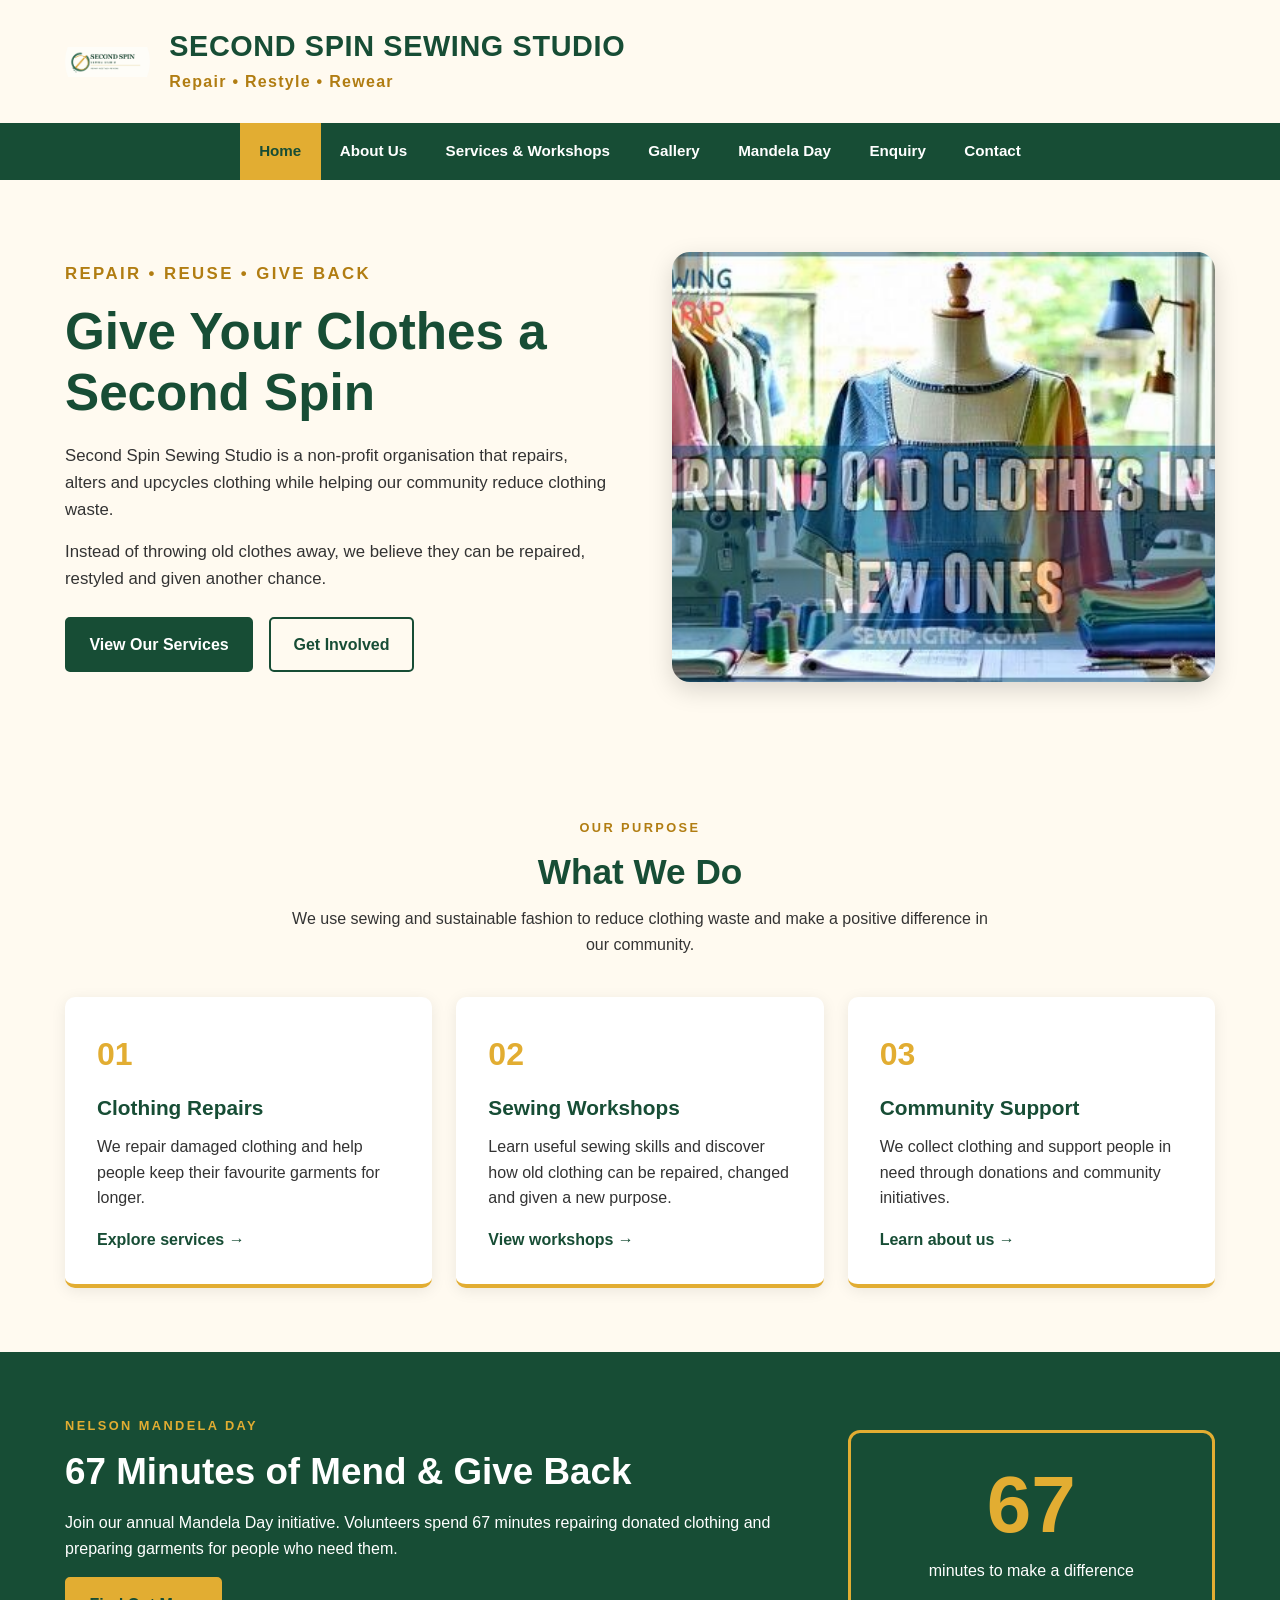
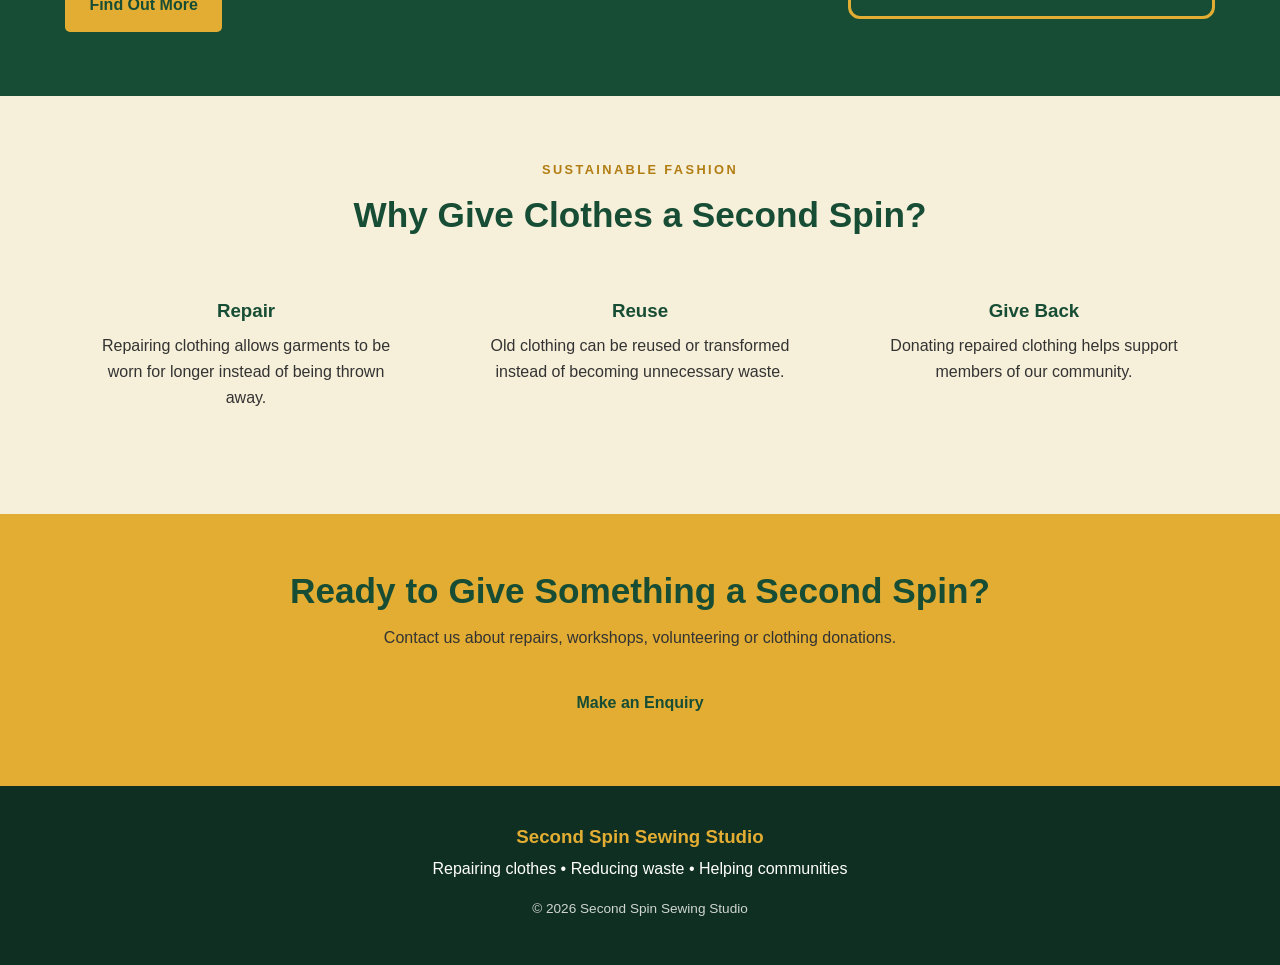
<file: index.html>
<!DOCTYPE html>
<html lang="en">


<head>
    <meta charset="UTF-8">
    <meta name="viewport" content="width=device-width, initial-scale=1.0">
    <title>Second Spin Sewing Studio | Sustainable Fashion</title>
    <meta name="description" content="Discover sustainable fashion, clothing repairs, alterations and upcycling at Second Spin Sewing Studio.">

    <link rel="stylesheet" href="styles.css">
</head>


<body>

    <header class="site-header">
        <div class="container header-content">

            <img src="IMAGES/logo.jpg.jpg"
                 alt="Second Spin Sewing Studio logo"
                 class="logo">

            <div>
                <h1 class="studio-name">SECOND SPIN SEWING STUDIO</h1>
                <p class="tagline">Repair • Restyle • Rewear</p>
            </div>

        </div>
    </header>


    <nav class="main-nav">
        <div class="container">
            <ul>
                <li><a href="index.html" class="active">Home</a></li>
                <li><a href="about.html">About Us</a></li>
                <li><a href="services.html">Services &amp; Workshops</a></li>
                <li><a href="gallery.html">Gallery</a></li>
                <li><a href="mandela-day.html">Mandela Day</a></li>
                <li><a href="enquiry.html">Enquiry</a></li>
                <li><a href="contact.html">Contact</a></li>
            </ul>
        </div>
    </nav>


    <main>

        <!-- HERO SECTION -->
        <section class="hero">

            <div class="container hero-layout">

                <div class="hero-text">

                    <p class="small-heading">REPAIR • REUSE • GIVE BACK</p>

                    <h2>Give Your Clothes a Second Spin</h2>

                    <p>
                        Second Spin Sewing Studio is a non-profit organisation
                        that repairs, alters and upcycles clothing while helping
                        our community reduce clothing waste.
                    </p>

                    <p>
                        Instead of throwing old clothes away, we believe they
                        can be repaired, restyled and given another chance.
                    </p>

                    <div class="hero-buttons">
                        <a href="services.html" class="button">
                            View Our Services
                        </a>

                        <a href="mandela-day.html"
                           class="button button-outline">
                            Get Involved
                        </a>
                    </div>

                </div>


                <div class="hero-image">

                    <picture>

                        <source media="(max-width: 480px)"
                                srcset="IMAGES/index.jpg">

                        <source media="(max-width: 768px)"
                                srcset="IMAGES/index.jpg">

                        <img src="IMAGES/index.jpg"
                             srcset="IMAGES/index.jpg 800w"
                             sizes="(max-width: 480px) 92vw,
                                    (max-width: 768px) 90vw,
                                    45vw"
                             alt="Sewing and upcycling clothing">

                    </picture>

                </div>

            </div>

        </section>


        <!-- WHAT WE DO -->
        <section class="section">

            <div class="container">

                <div class="section-title">
                    <p class="small-heading">OUR PURPOSE</p>
                    <h2>What We Do</h2>

                    <p>
                        We use sewing and sustainable fashion to reduce
                        clothing waste and make a positive difference
                        in our community.
                    </p>
                </div>


                <div class="card-grid">

                    <article class="card">
                        <div class="card-number">01</div>

                        <h3>Clothing Repairs</h3>

                        <p>
                            We repair damaged clothing and help people
                            keep their favourite garments for longer.
                        </p>

                        <a href="services.html" class="text-link">
                            Explore services →
                        </a>
                    </article>


                    <article class="card">
                        <div class="card-number">02</div>

                        <h3>Sewing Workshops</h3>

                        <p>
                            Learn useful sewing skills and discover how
                            old clothing can be repaired, changed and
                            given a new purpose.
                        </p>

                        <a href="services.html" class="text-link">
                            View workshops →
                        </a>
                    </article>


                    <article class="card">
                        <div class="card-number">03</div>

                        <h3>Community Support</h3>

                        <p>
                            We collect clothing and support people in
                            need through donations and community
                            initiatives.
                        </p>

                        <a href="about.html" class="text-link">
                            Learn about us →
                        </a>
                    </article>

                </div>

            </div>

        </section>


        <!-- MANDELA DAY -->
        <section class="mandela-section">

            <div class="container mandela-layout">

                <div>
                    <p class="small-heading yellow-text">
                        NELSON MANDELA DAY
                    </p>

                    <h2>67 Minutes of Mend &amp; Give Back</h2>

                    <p>
                        Join our annual Mandela Day initiative.
                        Volunteers spend 67 minutes repairing donated
                        clothing and preparing garments for people
                        who need them.
                    </p>

                    <a href="mandela-day.html"
                       class="button button-yellow">
                        Find Out More
                    </a>
                </div>


                <div class="number-box">
                    <span>67</span>
                    <p>minutes to make a difference</p>
                </div>

            </div>

        </section>


        <!-- WHY SECOND SPIN -->
        <section class="section light-section">

            <div class="container">

                <div class="section-title">
                    <p class="small-heading">SUSTAINABLE FASHION</p>
                    <h2>Why Give Clothes a Second Spin?</h2>
                </div>


                <div class="three-points">

                    <div class="point">
                        <h3>Repair</h3>
                        <p>
                            Repairing clothing allows garments to be
                            worn for longer instead of being thrown away.
                        </p>
                    </div>

                    <div class="point">
                        <h3>Reuse</h3>
                        <p>
                            Old clothing can be reused or transformed
                            instead of becoming unnecessary waste.
                        </p>
                    </div>

                    <div class="point">
                        <h3>Give Back</h3>
                        <p>
                            Donating repaired clothing helps support
                            members of our community.
                        </p>
                    </div>

                </div>

            </div>

        </section>


        <!-- CALL TO ACTION -->
        <section class="cta-section">

            <div class="container">

                <h2>Ready to Give Something a Second Spin?</h2>

                <p>
                    Contact us about repairs, workshops,
                    volunteering or clothing donations.
                </p>

                <a href="enquiry.html"
                   class="button button-yellow">
                    Make an Enquiry
                </a>

            </div>

        </section>

    </main>


    <footer class="site-footer">

        <div class="container">

            <h3>Second Spin Sewing Studio</h3>

            <p>
                Repairing clothes • Reducing waste • Helping communities
            </p>

            <p class="copyright">
                &copy; 2026 Second Spin Sewing Studio
            </p>

        </div>

    </footer>

<script src="JS/script.js"></script>

</body>

</html>
</file>
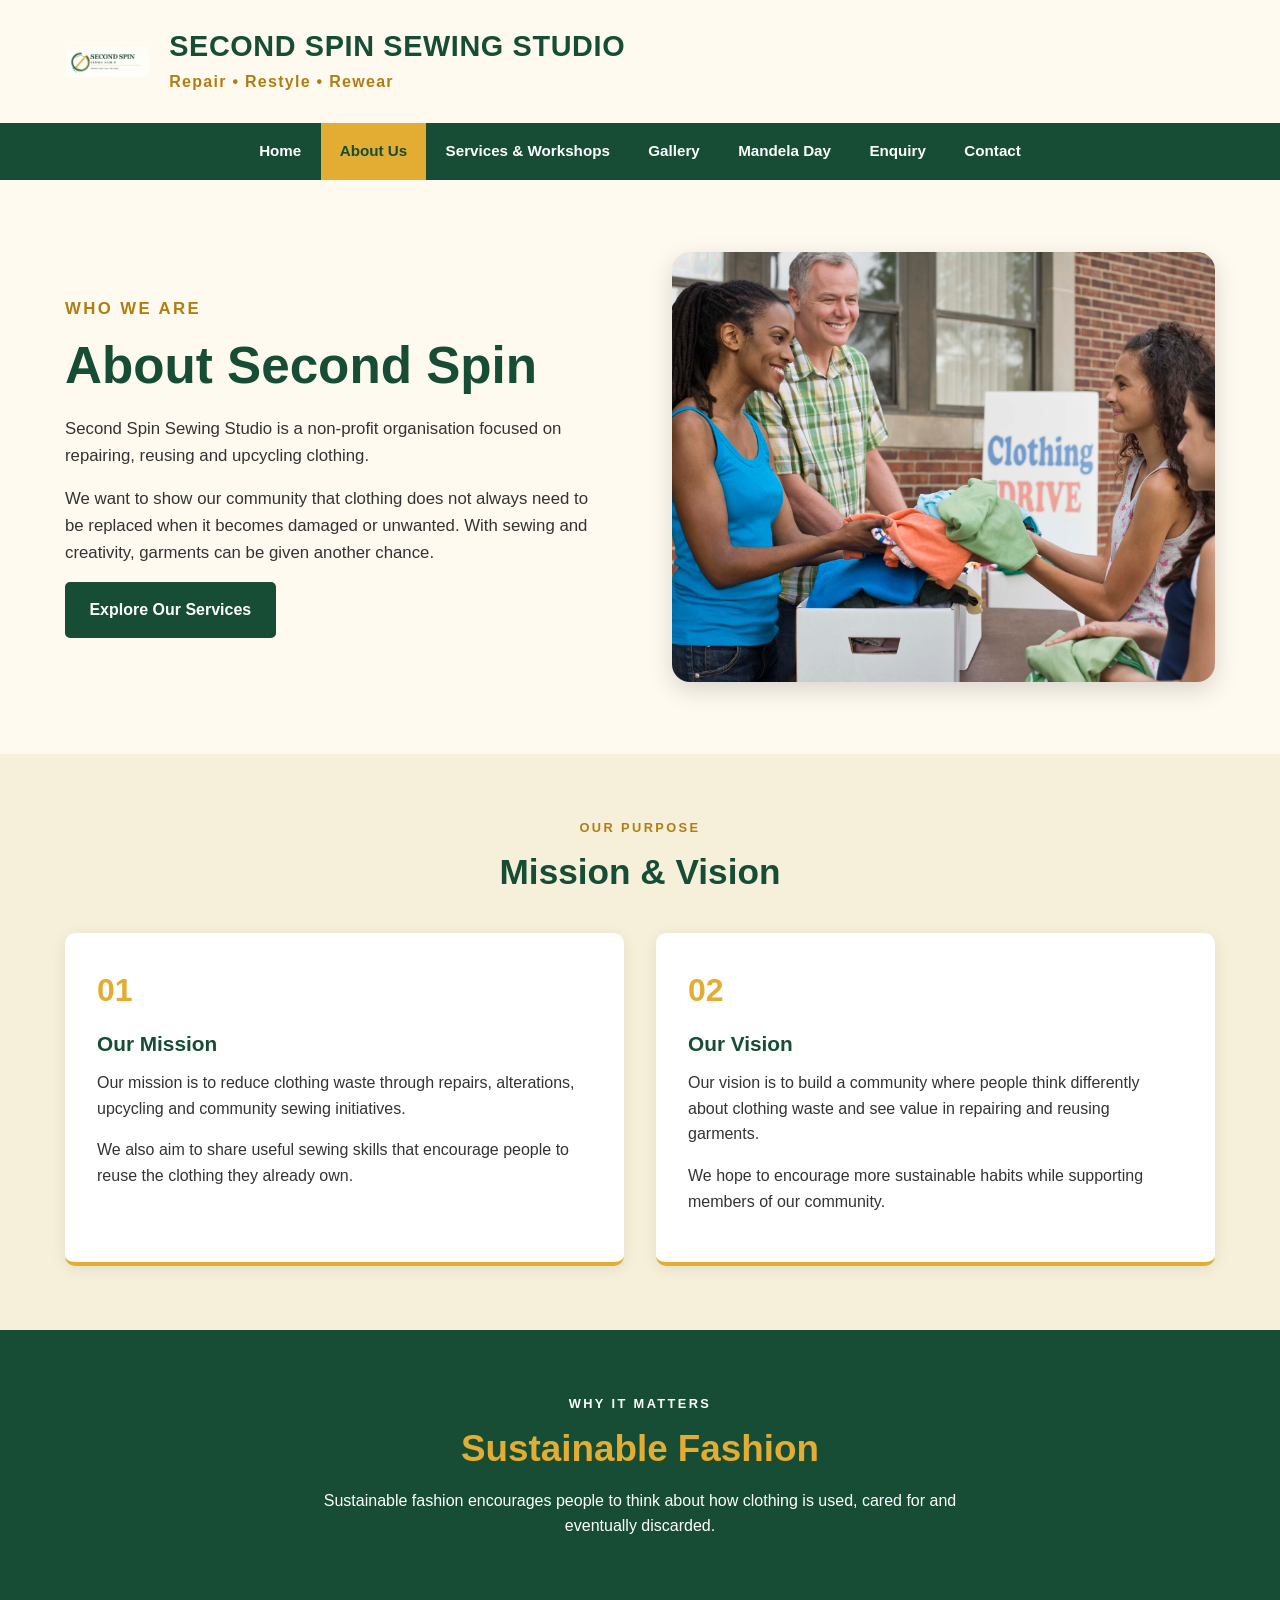
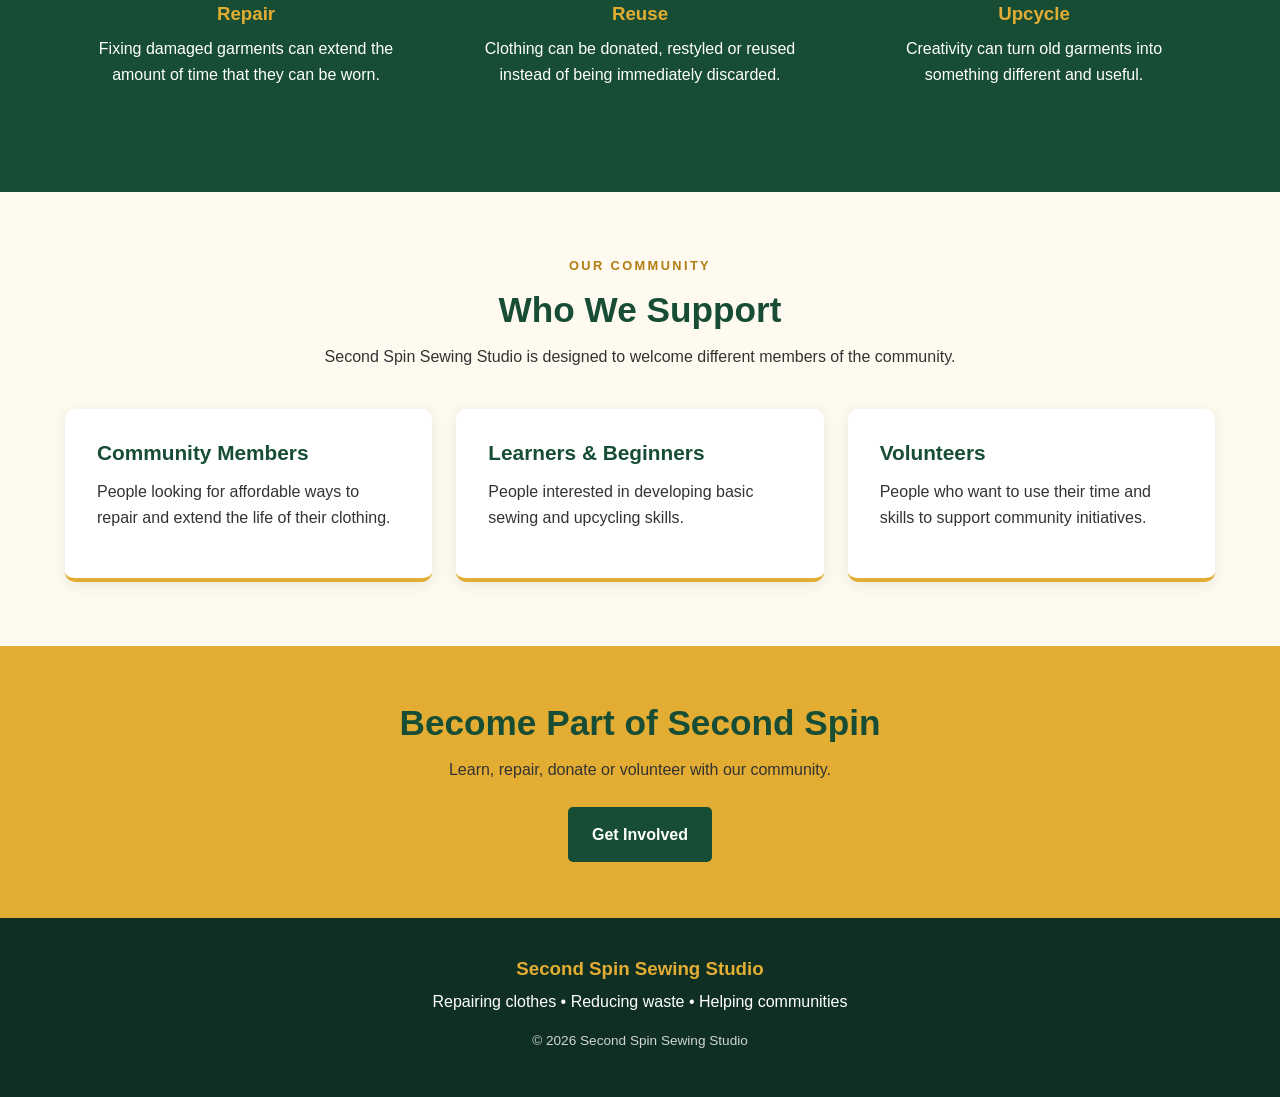
<file: about.html>
<!DOCTYPE html>
<html lang="en">


<head>
    <meta charset="UTF-8">
    <meta name="viewport" content="width=device-width, initial-scale=1.0">
    <title>About Us | Second Spin Sewing Studio</title>
    <meta name="description" content="Learn about Second Spin Sewing Studio, our mission, and our commitment to sustainable fashion.">

    <link rel="stylesheet" href="styles.css">
</head>


<body>

    <header class="site-header">
        <div class="container header-content">

            <img src="IMAGES/logo.jpg.jpg"
                 alt="Second Spin Sewing Studio logo"
                 class="logo">

            <div>
                <h1 class="studio-name">SECOND SPIN SEWING STUDIO</h1>
                <p class="tagline">Repair • Restyle • Rewear</p>
            </div>

        </div>
    </header>


    <nav class="main-nav">
        <div class="container">
            <ul>
                <li><a href="index.html">Home</a></li>
                <li><a href="about.html" class="active">About Us</a></li>
                <li><a href="services.html">Services &amp; Workshops</a></li>
                <li><a href="gallery.html">Gallery</a></li>
                <li><a href="mandela-day.html">Mandela Day</a></li>
                <li><a href="enquiry.html">Enquiry</a></li>
                <li><a href="contact.html">Contact</a></li>
            </ul>
        </div>
    </nav>


    <main>

        <section class="hero">

            <div class="container hero-layout">

                <div class="hero-text">

                    <p class="small-heading">WHO WE ARE</p>

                    <h2>About Second Spin</h2>

                    <p>
                        Second Spin Sewing Studio is a non-profit organisation
                        focused on repairing, reusing and upcycling clothing.
                    </p>

                    <p>
                        We want to show our community that clothing does not
                        always need to be replaced when it becomes damaged or
                        unwanted. With sewing and creativity, garments can be
                        given another chance.
                    </p>

                    <a href="services.html" class="button">
                        Explore Our Services
                    </a>

                </div>


                <div class="hero-image">

                    <picture>
                        <source media="(max-width: 768px)"
                                srcset="IMAGES/Donate-Clothes-3-2048x1365.jpeg">

                        <img src="IMAGES/Donate-Clothes-3-2048x1365.jpeg"
                             srcset="IMAGES/Donate-Clothes-3-2048x1365.jpeg 1200w"
                             sizes="(max-width: 768px) 90vw, 45vw"
                             alt="Clothing being donated for reuse">
                    </picture>

                </div>

            </div>

        </section>


        <section class="section light-section">

            <div class="container">

                <div class="section-title">
                    <p class="small-heading">OUR PURPOSE</p>
                    <h2>Mission &amp; Vision</h2>
                </div>


                <div class="two-column">

                    <article class="card">

                        <div class="card-number">01</div>

                        <h3>Our Mission</h3>

                        <p>
                            Our mission is to reduce clothing waste through
                            repairs, alterations, upcycling and community
                            sewing initiatives.
                        </p>

                        <p>
                            We also aim to share useful sewing skills that
                            encourage people to reuse the clothing they
                            already own.
                        </p>

                    </article>


                    <article class="card">

                        <div class="card-number">02</div>

                        <h3>Our Vision</h3>

                        <p>
                            Our vision is to build a community where people
                            think differently about clothing waste and see
                            value in repairing and reusing garments.
                        </p>

                        <p>
                            We hope to encourage more sustainable habits while
                            supporting members of our community.
                        </p>

                    </article>

                </div>

            </div>

        </section>


        <section class="mandela-section">

            <div class="container">

                <div class="section-title">
                    <p class="small-heading yellow-text">WHY IT MATTERS</p>
                    <h2>Sustainable Fashion</h2>

                    <p>
                        Sustainable fashion encourages people to think about
                        how clothing is used, cared for and eventually
                        discarded.
                    </p>
                </div>


                <div class="three-points">

                    <div class="point">
                        <h3>Repair</h3>
                        <p>
                            Fixing damaged garments can extend the amount of
                            time that they can be worn.
                        </p>
                    </div>

                    <div class="point">
                        <h3>Reuse</h3>
                        <p>
                            Clothing can be donated, restyled or reused
                            instead of being immediately discarded.
                        </p>
                    </div>

                    <div class="point">
                        <h3>Upcycle</h3>
                        <p>
                            Creativity can turn old garments into something
                            different and useful.
                        </p>
                    </div>

                </div>

            </div>

        </section>


        <section class="section">

            <div class="container">

                <div class="section-title">
                    <p class="small-heading">OUR COMMUNITY</p>
                    <h2>Who We Support</h2>

                    <p>
                        Second Spin Sewing Studio is designed to welcome
                        different members of the community.
                    </p>
                </div>


                <div class="card-grid">

                    <article class="card">
                        <h3>Community Members</h3>
                        <p>
                            People looking for affordable ways to repair
                            and extend the life of their clothing.
                        </p>
                    </article>

                    <article class="card">
                        <h3>Learners &amp; Beginners</h3>
                        <p>
                            People interested in developing basic sewing
                            and upcycling skills.
                        </p>
                    </article>

                    <article class="card">
                        <h3>Volunteers</h3>
                        <p>
                            People who want to use their time and skills
                            to support community initiatives.
                        </p>
                    </article>

                </div>

            </div>

        </section>


        <section class="cta-section">

            <div class="container">

                <h2>Become Part of Second Spin</h2>

                <p>
                    Learn, repair, donate or volunteer with our community.
                </p>

                <a href="enquiry.html" class="button">
                    Get Involved
                </a>

            </div>

        </section>

    </main>


    <footer class="site-footer">

        <div class="container">

            <h3>Second Spin Sewing Studio</h3>

            <p>
                Repairing clothes • Reducing waste • Helping communities
            </p>

            <p class="copyright">
                &copy; 2026 Second Spin Sewing Studio
            </p>

        </div>

    </footer>

<script src="JS/script.js"></script>

</body>
</html>
</file>
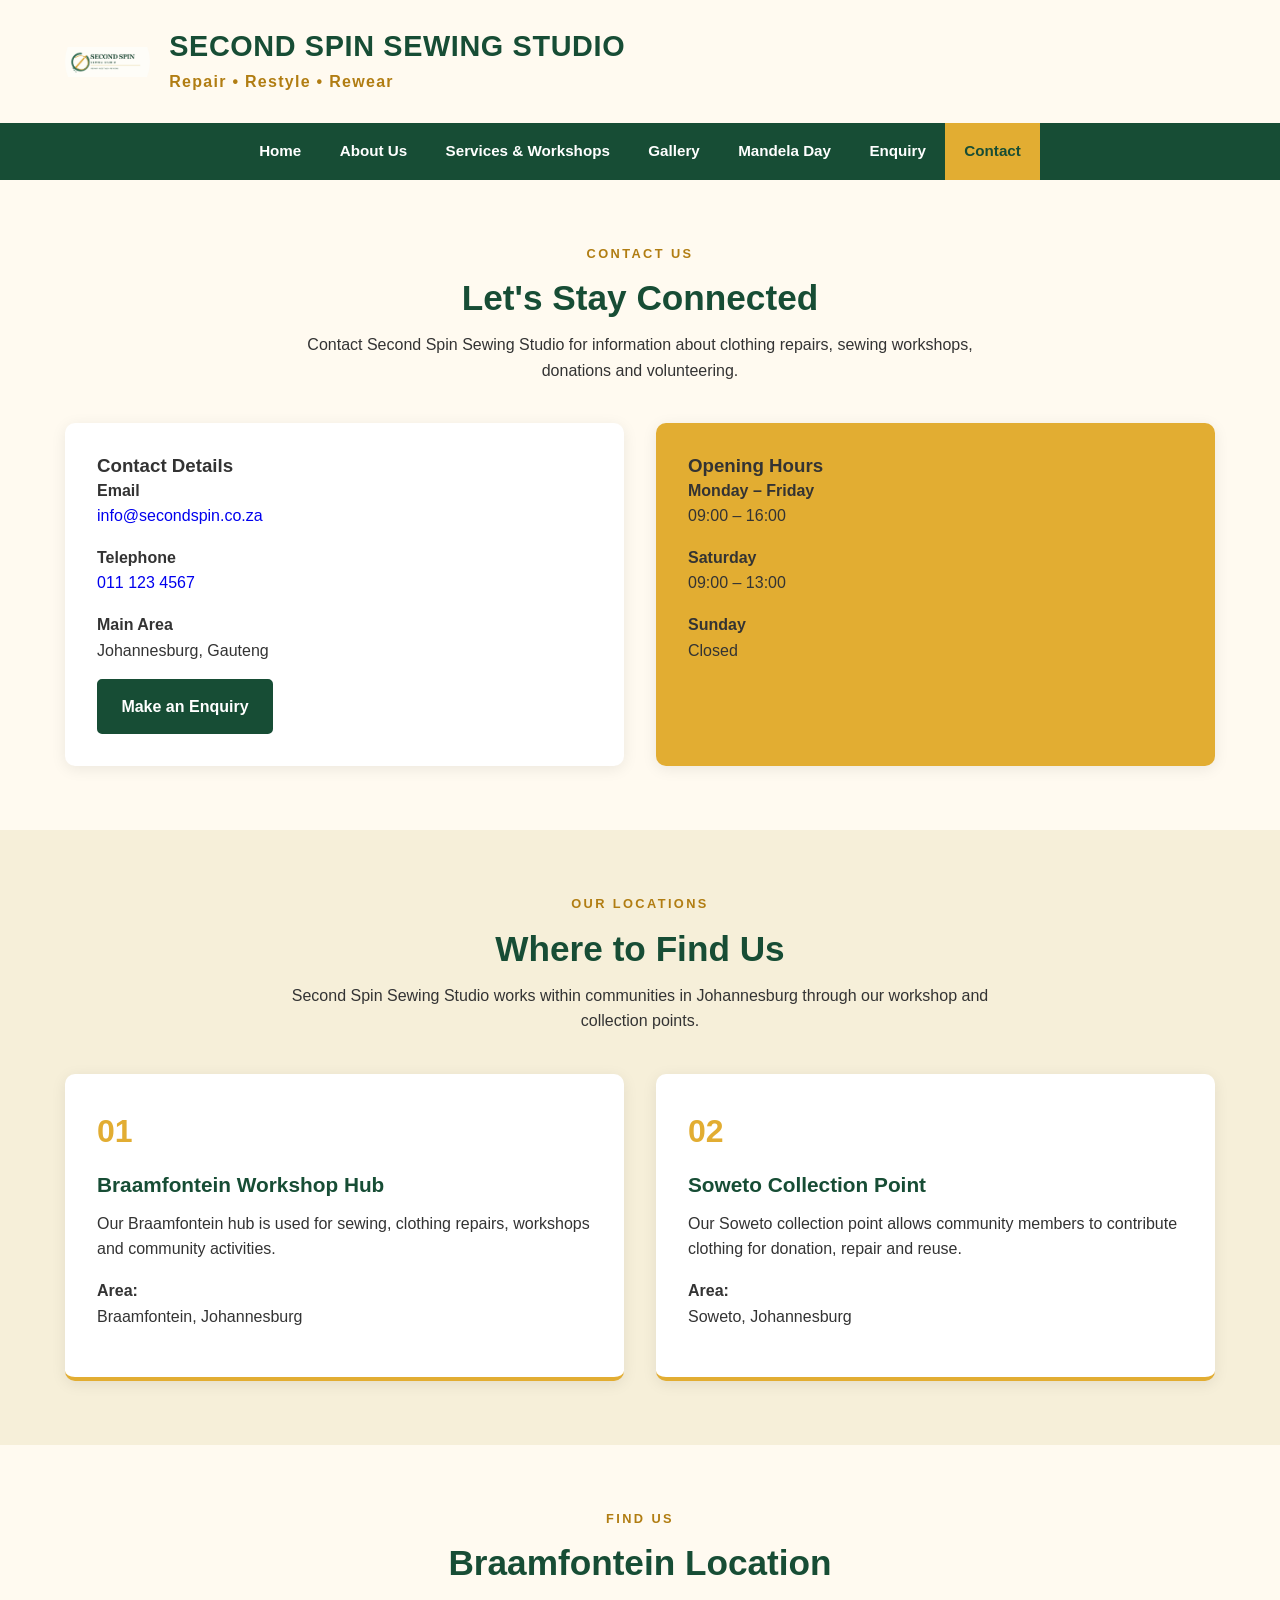
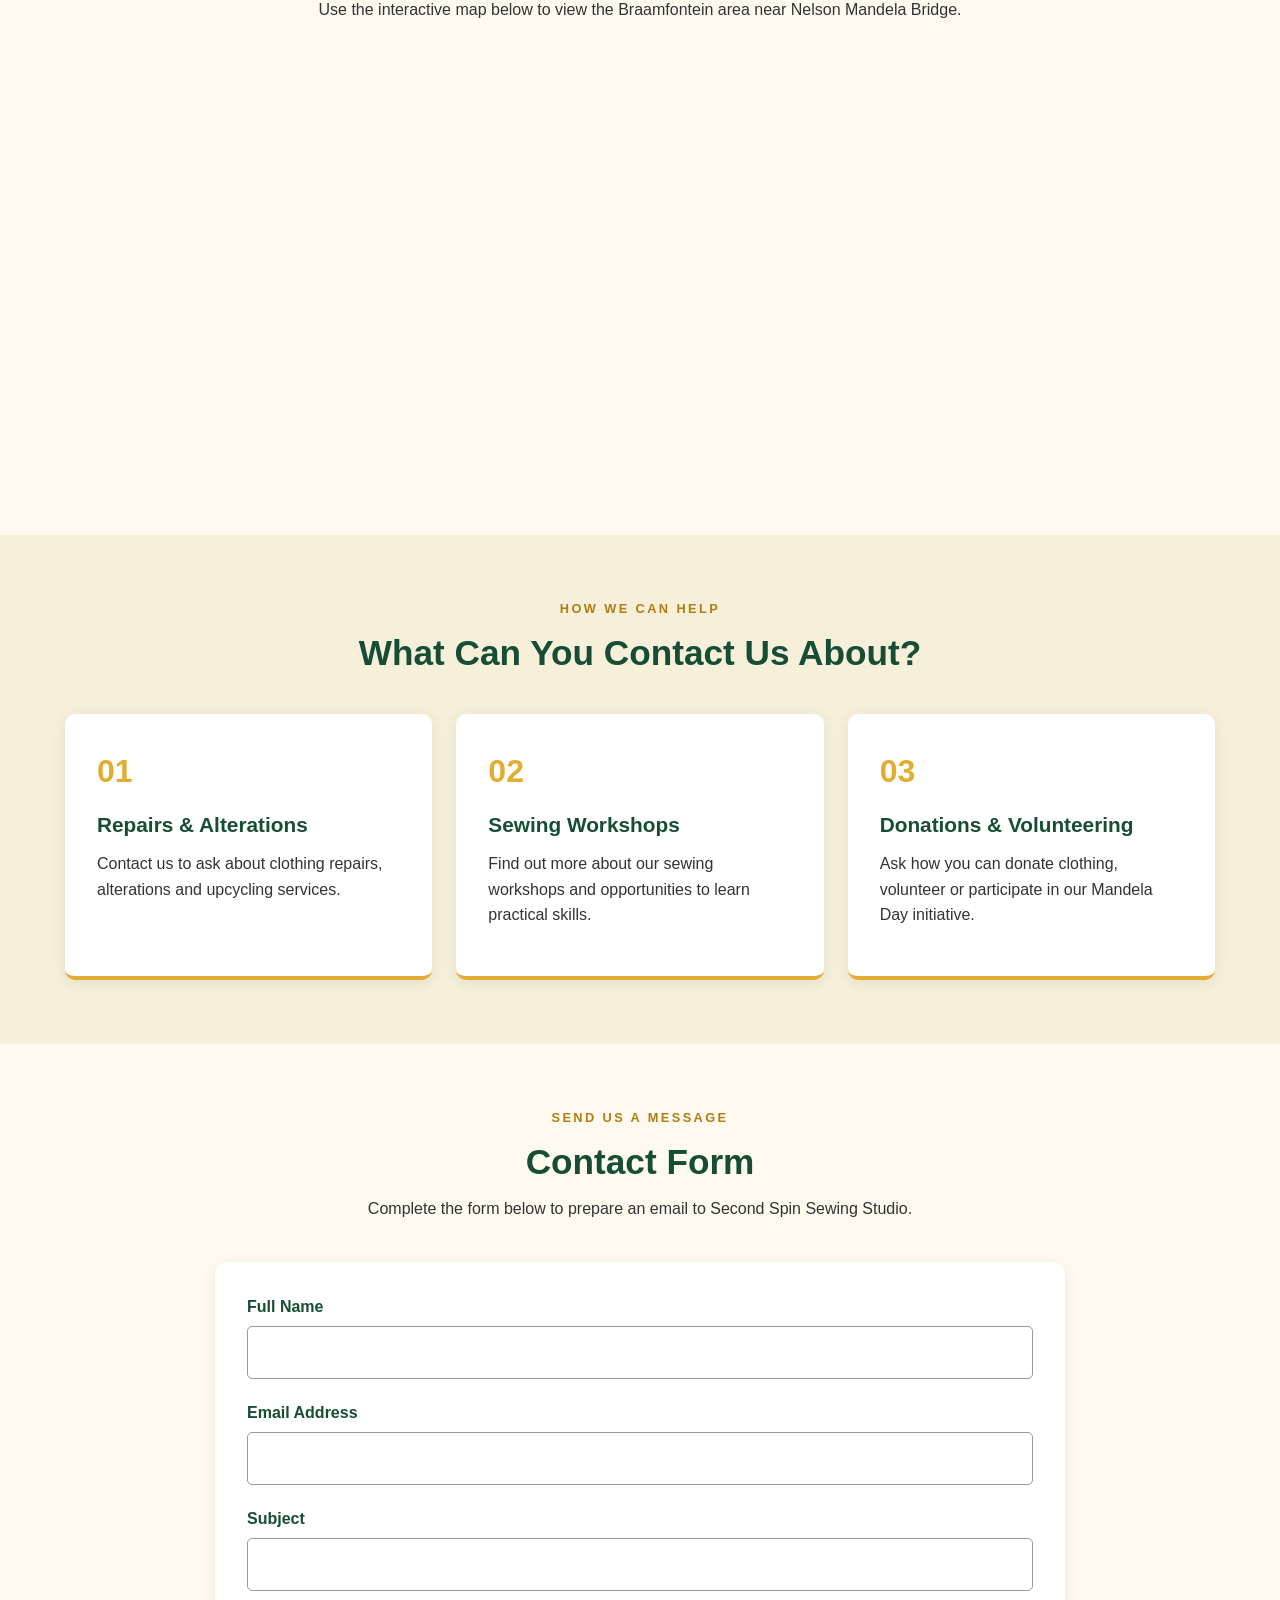
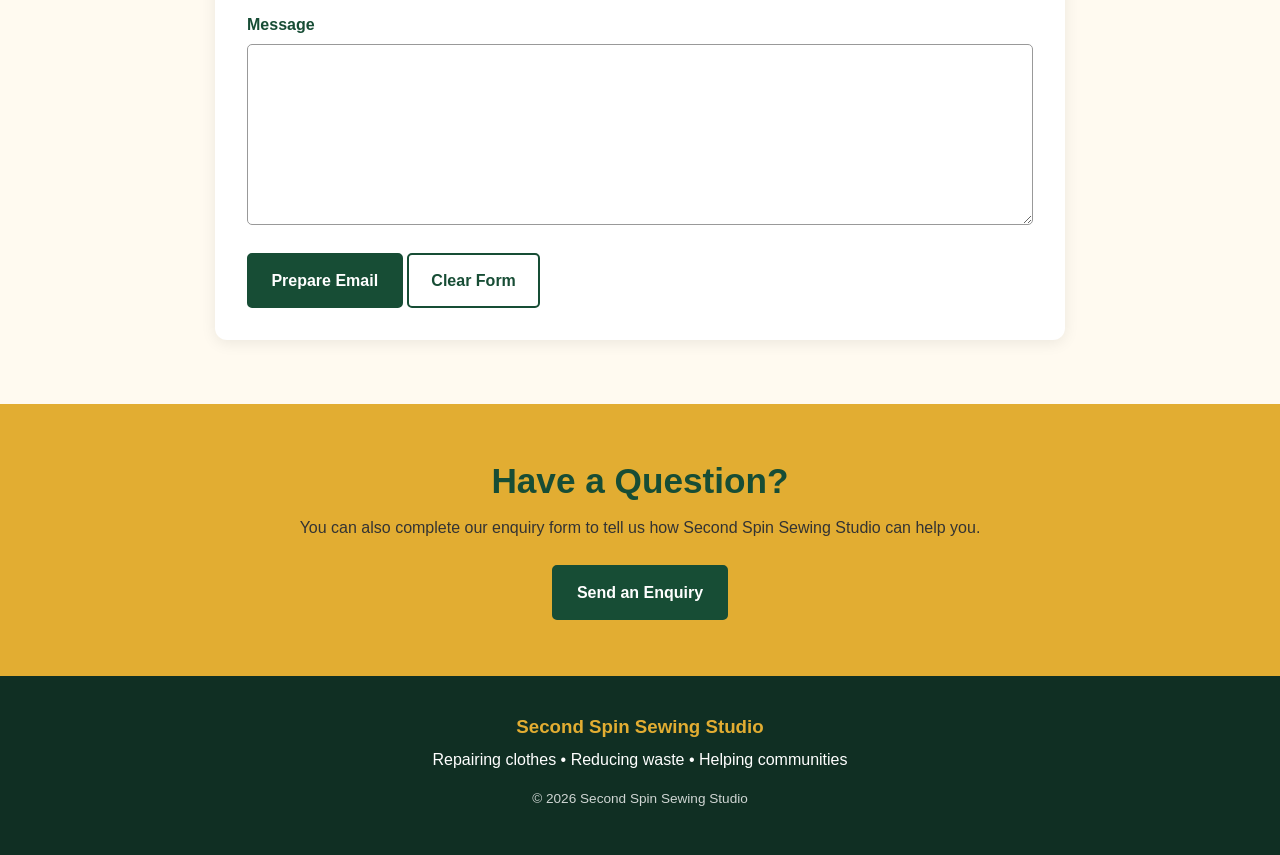
<file: contact.html>
<!DOCTYPE html>
<html lang="en">

<head>
    <meta charset="UTF-8">
    <meta name="viewport" content="width=device-width, initial-scale=1.0">

    <title>Contact | Second Spin Sewing Studio</title>

    <meta name="description"
          content="Contact Second Spin Sewing Studio in Johannesburg for clothing repairs, sewing workshops, donations and volunteering opportunities.">

    <meta name="author" content="Second Spin Sewing Studio">
    <meta name="robots" content="index, follow">

    <link rel="stylesheet" href="styles.css">
</head>

<body>

    <!-- HEADER -->
    <header class="site-header">
        <div class="container header-content">

            <img src="IMAGES/logo.jpg.jpg"
                 alt="Second Spin Sewing Studio logo"
                 class="logo">

            <div>
                <h1 class="studio-name">SECOND SPIN SEWING STUDIO</h1>
                <p class="tagline">Repair • Restyle • Rewear</p>
            </div>

        </div>
    </header>

    <!-- NAVIGATION -->
    <nav class="main-nav" aria-label="Main navigation">
        <div class="container">
            <ul>
                <li><a href="index.html">Home</a></li>
                <li><a href="about.html">About Us</a></li>
                <li><a href="services.html">Services &amp; Workshops</a></li>
                <li><a href="gallery.html">Gallery</a></li>
                <li><a href="mandela-day.html">Mandela Day</a></li>
                <li><a href="enquiry.html">Enquiry</a></li>
                <li><a href="contact.html" class="active" aria-current="page">Contact</a></li>
            </ul>
        </div>
    </nav>

    <main>

        <!-- CONTACT INTRO -->
        <section class="section">
            <div class="container">

                <div class="section-title">
                    <p class="small-heading">CONTACT US</p>

                    <h2>Let's Stay Connected</h2>

                    <p>
                        Contact Second Spin Sewing Studio for information
                        about clothing repairs, sewing workshops,
                        donations and volunteering.
                    </p>
                </div>

                <!-- CONTACT INFORMATION -->
                <div class="two-column">

                    <div class="contact-box">
                        <h3>Contact Details</h3>

                        <p>
                            <strong>Email</strong><br>
                            <a href="mailto:info@secondspin.co.za">
                                info@secondspin.co.za
                            </a>
                        </p>

                        <p>
                            <strong>Telephone</strong><br>
                            <a href="tel:+27111234567">011 123 4567</a>
                        </p>

                        <p>
                            <strong>Main Area</strong><br>
                            Johannesburg, Gauteng
                        </p>

                        <a href="enquiry.html" class="button">
                            Make an Enquiry
                        </a>
                    </div>

                    <div class="contact-box contact-box-yellow">
                        <h3>Opening Hours</h3>

                        <p>
                            <strong>Monday – Friday</strong><br>
                            09:00 – 16:00
                        </p>

                        <p>
                            <strong>Saturday</strong><br>
                            09:00 – 13:00
                        </p>

                        <p>
                            <strong>Sunday</strong><br>
                            Closed
                        </p>
                    </div>

                </div>
            </div>
        </section>

        <!-- LOCATIONS -->
        <section class="section light-section">
            <div class="container">

                <div class="section-title">
                    <p class="small-heading">OUR LOCATIONS</p>

                    <h2>Where to Find Us</h2>

                    <p>
                        Second Spin Sewing Studio works within communities
                        in Johannesburg through our workshop and collection
                        points.
                    </p>
                </div>

                <div class="two-column">

                    <!-- BRAAMFONTEIN -->
                    <div class="card">
                        <div class="card-number">01</div>

                        <h3>Braamfontein Workshop Hub</h3>

                        <p>
                            Our Braamfontein hub is used for sewing,
                            clothing repairs, workshops and community
                            activities.
                        </p>

                        <p>
                            <strong>Area:</strong><br>
                            Braamfontein, Johannesburg
                        </p>
                    </div>

                    <!-- SOWETO -->
                    <div class="card">
                        <div class="card-number">02</div>

                        <h3>Soweto Collection Point</h3>

                        <p>
                            Our Soweto collection point allows community
                            members to contribute clothing for donation,
                            repair and reuse.
                        </p>

                        <p>
                            <strong>Area:</strong><br>
                            Soweto, Johannesburg
                        </p>
                    </div>

                </div>
            </div>
        </section>

        <!-- LOCATION MAP -->
        <section class="section">
            <div class="container">

                <div class="section-title">
                    <p class="small-heading">FIND US</p>

                    <h2>Braamfontein Location</h2>

                    <p>
                        Use the interactive map below to view the
                        Braamfontein area near Nelson Mandela Bridge.
                    </p>
                </div>

                <div class="map-container">
                    <iframe
                        src="https://www.google.com/maps?q=Nelson+Mandela+Bridge+Johannesburg+South+Africa&output=embed"
                        title="Map showing the Braamfontein and Nelson Mandela Bridge area"
                        loading="lazy"
                        allowfullscreen>
                    </iframe>
                </div>

            </div>
        </section>

        <!-- CONTACT OPTIONS -->
        <section class="section light-section">
            <div class="container">

                <div class="section-title">
                    <p class="small-heading">HOW WE CAN HELP</p>

                    <h2>What Can You Contact Us About?</h2>
                </div>

                <div class="card-grid">

                    <article class="card">
                        <div class="card-number">01</div>

                        <h3>Repairs &amp; Alterations</h3>

                        <p>
                            Contact us to ask about clothing repairs,
                            alterations and upcycling services.
                        </p>
                    </article>

                    <article class="card">
                        <div class="card-number">02</div>

                        <h3>Sewing Workshops</h3>

                        <p>
                            Find out more about our sewing workshops
                            and opportunities to learn practical skills.
                        </p>
                    </article>

                    <article class="card">
                        <div class="card-number">03</div>

                        <h3>Donations &amp; Volunteering</h3>

                        <p>
                            Ask how you can donate clothing, volunteer
                            or participate in our Mandela Day initiative.
                        </p>
                    </article>

                </div>
            </div>
        </section>

        <!-- CONTACT FORM -->
        <section class="section">
            <div class="container">

                <div class="section-title">
                    <p class="small-heading">SEND US A MESSAGE</p>

                    <h2>Contact Form</h2>

                    <p>
                        Complete the form below to prepare an email
                        to Second Spin Sewing Studio.
                    </p>
                </div>

                <div class="form-container">
                    <form id="contactForm">

                        <div class="form-group">
                            <label for="contactName">Full Name</label>

                            <input type="text"
                                   id="contactName"
                                   name="name"
                                   autocomplete="name"
                                   minlength="2"
                                   maxlength="100"
                                   required>
                        </div>

                        <div class="form-group">
                            <label for="contactEmail">Email Address</label>

                            <input type="email"
                                   id="contactEmail"
                                   name="email"
                                   autocomplete="email"
                                   required>
                        </div>

                        <div class="form-group">
                            <label for="contactSubject">Subject</label>

                            <input type="text"
                                   id="contactSubject"
                                   name="subject"
                                   minlength="3"
                                   maxlength="120"
                                   required>
                        </div>

                        <div class="form-group">
                            <label for="contactMessage">Message</label>

                            <textarea id="contactMessage"
                                      name="message"
                                      rows="6"
                                      minlength="10"
                                      maxlength="2000"
                                      required></textarea>
                        </div>

                        <p id="contactFeedback"
                           role="status"
                           aria-live="polite"
                           hidden></p>

                        <button type="submit" class="button">
                            Prepare Email
                        </button>

                        <button type="reset" class="button button-outline">
                            Clear Form
                        </button>

                    </form>
                </div>
            </div>
        </section>

        <!-- CALL TO ACTION -->
        <section class="cta-section">
            <div class="container">

                <h2>Have a Question?</h2>

                <p>
                    You can also complete our enquiry form to tell us
                    how Second Spin Sewing Studio can help you.
                </p>

                <a href="enquiry.html" class="button">
                    Send an Enquiry
                </a>

            </div>
        </section>

    </main>

    <!-- FOOTER -->
    <footer class="site-footer">
        <div class="container">

            <h3>Second Spin Sewing Studio</h3>

            <p>
                Repairing clothes • Reducing waste • Helping communities
            </p>

            <p class="copyright">
                &copy; 2026 Second Spin Sewing Studio
            </p>

        </div>
    </footer>

    <!-- Internal JavaScript: Contact Form Validation and Email -->
   
<script src="JS/script.js"></script>


</body>
</html>
</file>
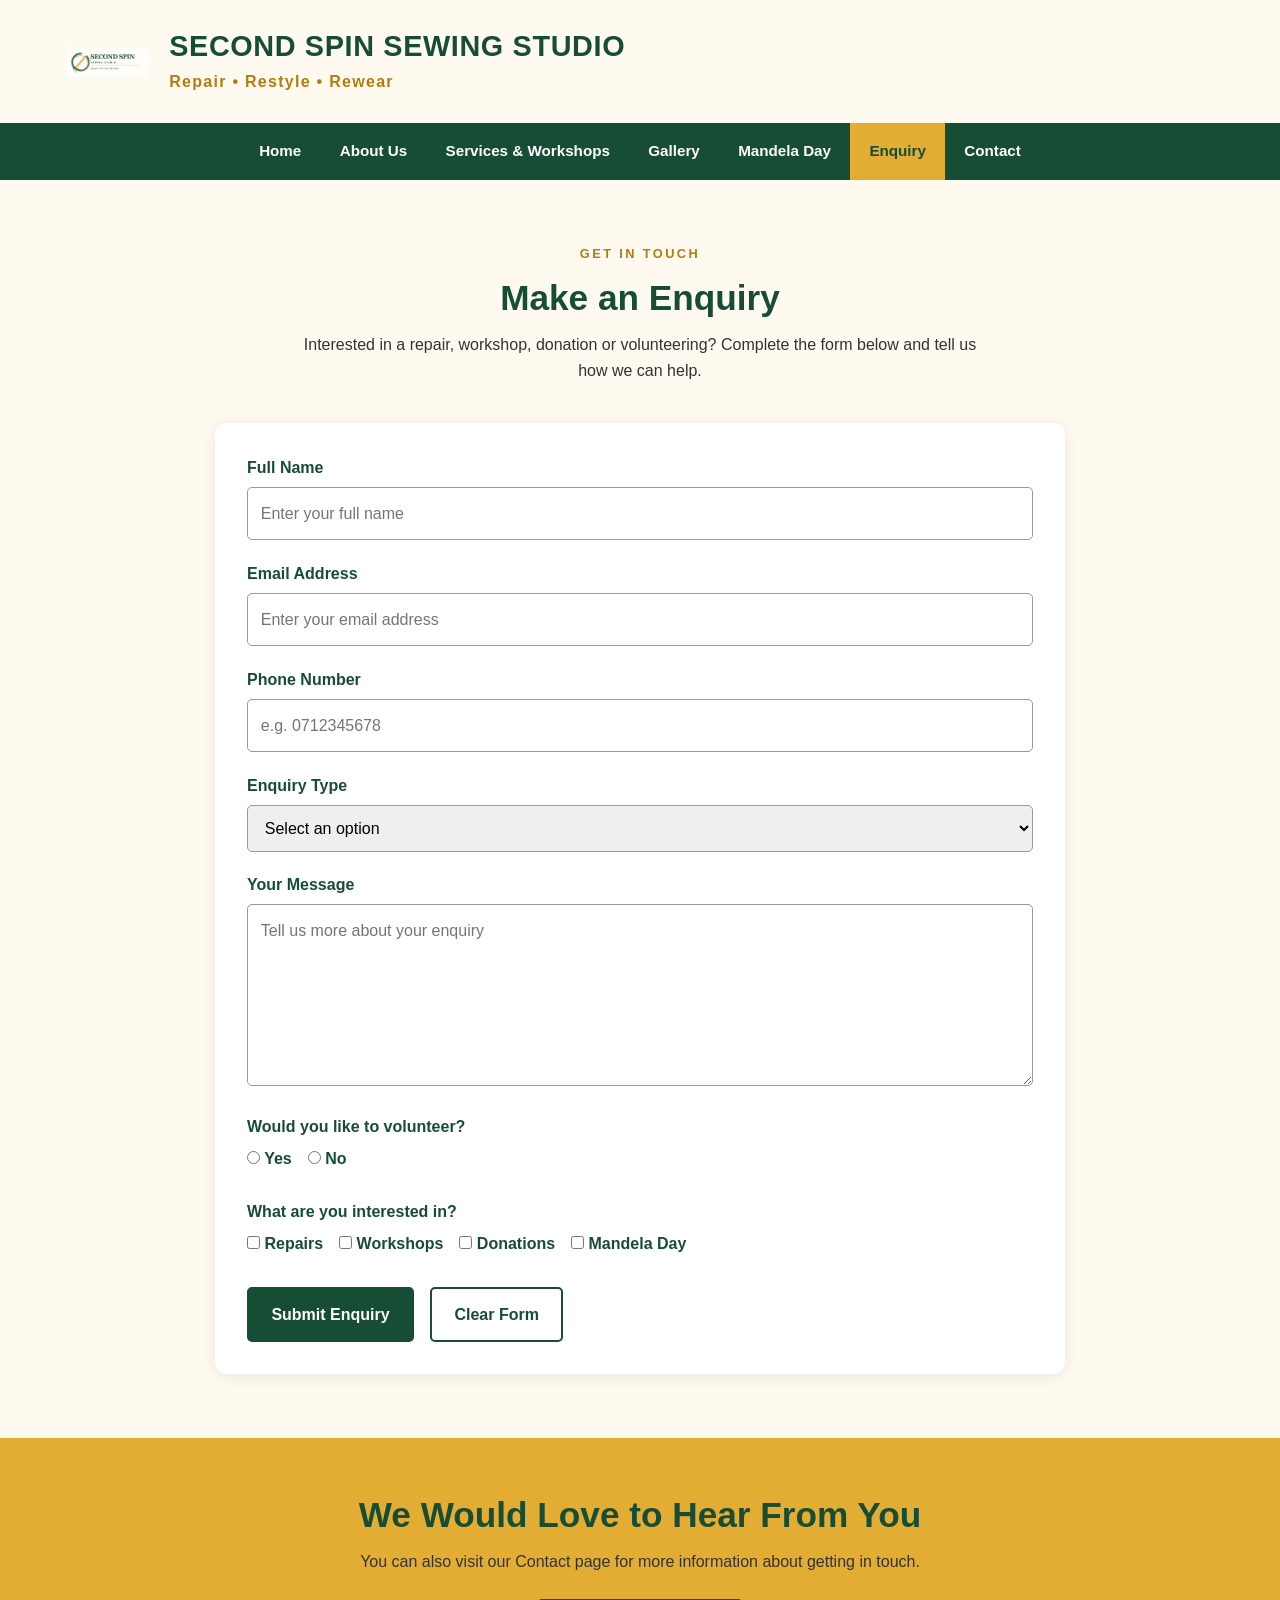
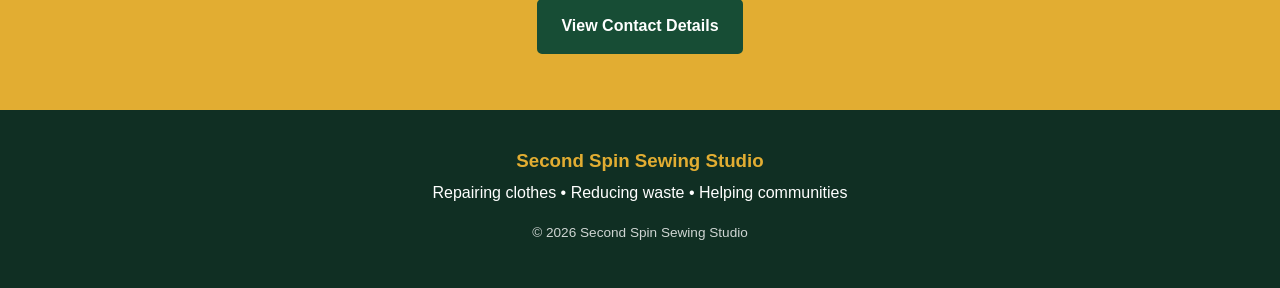
<file: enquiry.html>
<!DOCTYPE html>
<html lang="en">

<head>
    <meta charset="UTF-8">
    <meta name="viewport" content="width=device-width, initial-scale=1.0">

    <title>Make an Enquiry | Second Spin Sewing Studio</title>

    <meta name="description"
          content="Contact Second Spin Sewing Studio about clothing repairs, alterations, sewing workshops, clothing donations and volunteering.">

    <meta name="author" content="Second Spin Sewing Studio">
    <meta name="robots" content="index, follow">

    <link rel="stylesheet" href="styles.css">
</head>

<body>

    <header class="site-header">
        <div class="container header-content">

            <img src="IMAGES/logo.jpg.jpg"
                 alt="Second Spin Sewing Studio logo"
                 class="logo">

            <div>
                <h1 class="studio-name">SECOND SPIN SEWING STUDIO</h1>
                <p class="tagline">Repair • Restyle • Rewear</p>
            </div>

        </div>
    </header>

    <nav class="main-nav" aria-label="Main navigation">
        <div class="container">
            <ul>
                <li><a href="index.html">Home</a></li>
                <li><a href="about.html">About Us</a></li>
                <li><a href="services.html">Services &amp; Workshops</a></li>
                <li><a href="gallery.html">Gallery</a></li>
                <li><a href="mandela-day.html">Mandela Day</a></li>
                <li><a href="enquiry.html" class="active" aria-current="page">Enquiry</a></li>
                <li><a href="contact.html">Contact</a></li>
            </ul>
        </div>
    </nav>

    <main>

        <section class="section">
            <div class="container">

                <div class="section-title">
                    <p class="small-heading">GET IN TOUCH</p>

                    <h2>Make an Enquiry</h2>

                    <p>
                        Interested in a repair, workshop, donation or
                        volunteering? Complete the form below and tell
                        us how we can help.
                    </p>
                </div>

                <div class="form-container">

                    <form id="enquiryForm">

                        <div class="form-group">
                            <label for="fullname">Full Name</label>

                            <input type="text"
                                   id="fullname"
                                   name="fullname"
                                   placeholder="Enter your full name"
                                   autocomplete="name"
                                   minlength="2"
                                   maxlength="100"
                                   required>
                        </div>

                        <div class="form-group">
                            <label for="email">Email Address</label>

                            <input type="email"
                                   id="email"
                                   name="email"
                                   placeholder="Enter your email address"
                                   autocomplete="email"
                                   required>
                        </div>

                        <div class="form-group">
                            <label for="phone">Phone Number</label>

                            <input type="tel"
                                   id="phone"
                                   name="phone"
                                   placeholder="e.g. 0712345678"
                                   autocomplete="tel"
                                   pattern="[0-9+() -]{7,20}"
                                   title="Enter a valid phone number using numbers, spaces, brackets or a plus sign.">
                        </div>

                        <div class="form-group">
                            <label for="enquiry-type">Enquiry Type</label>

                            <select id="enquiry-type"
                                    name="enquiry-type"
                                    required>

                                <option value="">Select an option</option>
                                <option value="Clothing Repair">Clothing Repair</option>
                                <option value="Alteration">Alteration</option>
                                <option value="Sewing Workshop">Sewing Workshop</option>
                                <option value="Clothing Donation">Clothing Donation</option>
                                <option value="Volunteering">Volunteering</option>
                                <option value="Other">Other</option>

                            </select>
                        </div>

                        <div class="form-group">
                            <label for="message">Your Message</label>

                            <textarea id="message"
                                      name="message"
                                      rows="6"
                                      minlength="10"
                                      maxlength="1000"
                                      placeholder="Tell us more about your enquiry"
                                      required></textarea>
                        </div>

                        <div class="form-group">
                            <p class="form-title">Would you like to volunteer?</p>

                            <div class="choice-group">
                                <label>
                                    <input type="radio"
                                           name="volunteer"
                                           value="Yes">
                                    Yes
                                </label>

                                <label>
                                    <input type="radio"
                                           name="volunteer"
                                           value="No">
                                    No
                                </label>
                            </div>
                        </div>

                        <div class="form-group">
                            <p class="form-title">What are you interested in?</p>

                            <div class="choice-group">
                                <label>
                                    <input type="checkbox"
                                           name="interest"
                                           value="Repairs">
                                    Repairs
                                </label>

                                <label>
                                    <input type="checkbox"
                                           name="interest"
                                           value="Workshops">
                                    Workshops
                                </label>

                                <label>
                                    <input type="checkbox"
                                           name="interest"
                                           value="Donations">
                                    Donations
                                </label>

                                <label>
                                    <input type="checkbox"
                                           name="interest"
                                           value="Mandela Day">
                                    Mandela Day
                                </label>
                            </div>
                        </div>

                        <div id="enquiryFeedback"
                             role="status"
                             aria-live="polite"
                             hidden></div>

                        <div class="form-buttons">
                            <button type="submit" class="button">
                                Submit Enquiry
                            </button>

                            <button type="reset"
                                    class="button button-outline">
                                Clear Form
                            </button>
                        </div>

                    </form>

                </div>
            </div>
        </section>

        <section class="cta-section">
            <div class="container">

                <h2>We Would Love to Hear From You</h2>

                <p>
                    You can also visit our Contact page for more
                    information about getting in touch.
                </p>

                <a href="contact.html" class="button">
                    View Contact Details
                </a>

            </div>
        </section>

    </main>

    <footer class="site-footer">
        <div class="container">

            <h3>Second Spin Sewing Studio</h3>

            <p>
                Repairing clothes • Reducing waste • Helping communities
            </p>

            <p class="copyright">
                &copy; 2026 Second Spin Sewing Studio
            </p>

        </div>
    </footer>

    <!-- Internal JavaScript: Enquiry Form Validation -->
   
<script src="JS/script.js"></script>

 

</body>
</html>
</file>
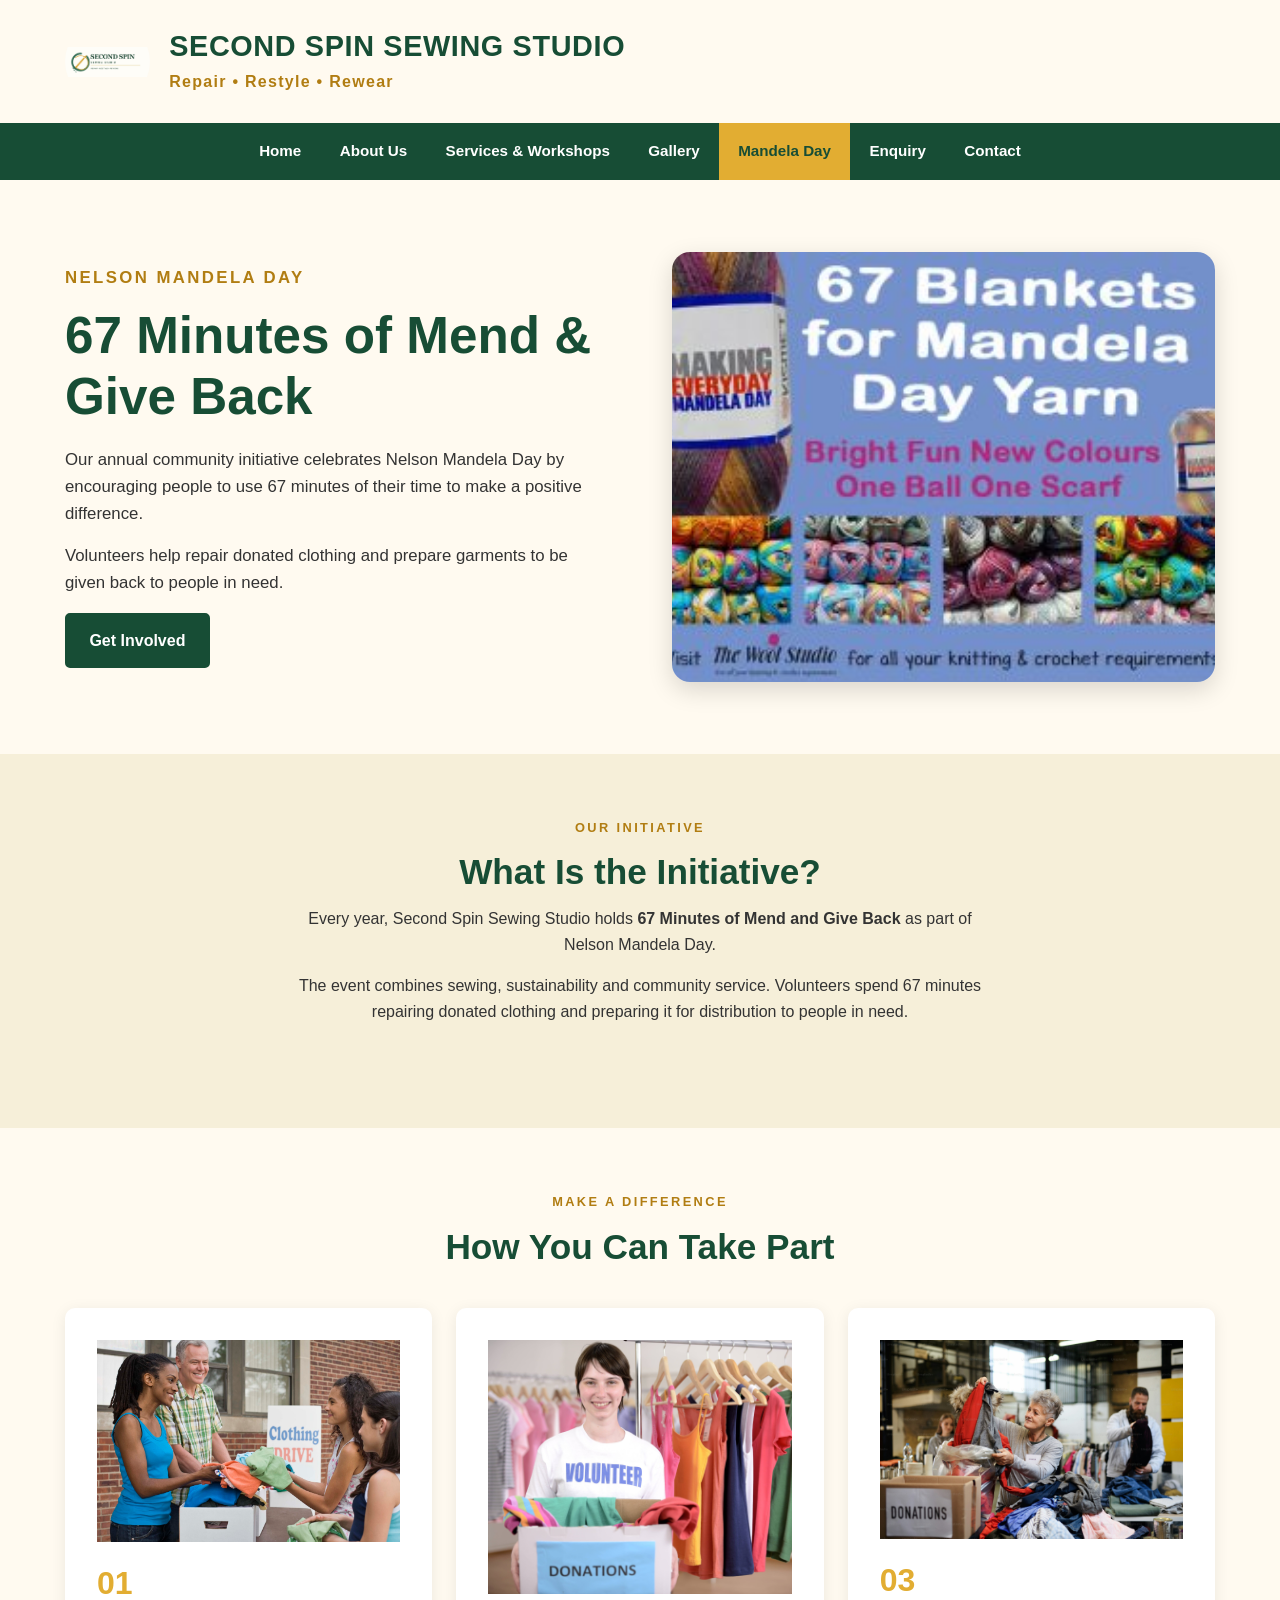
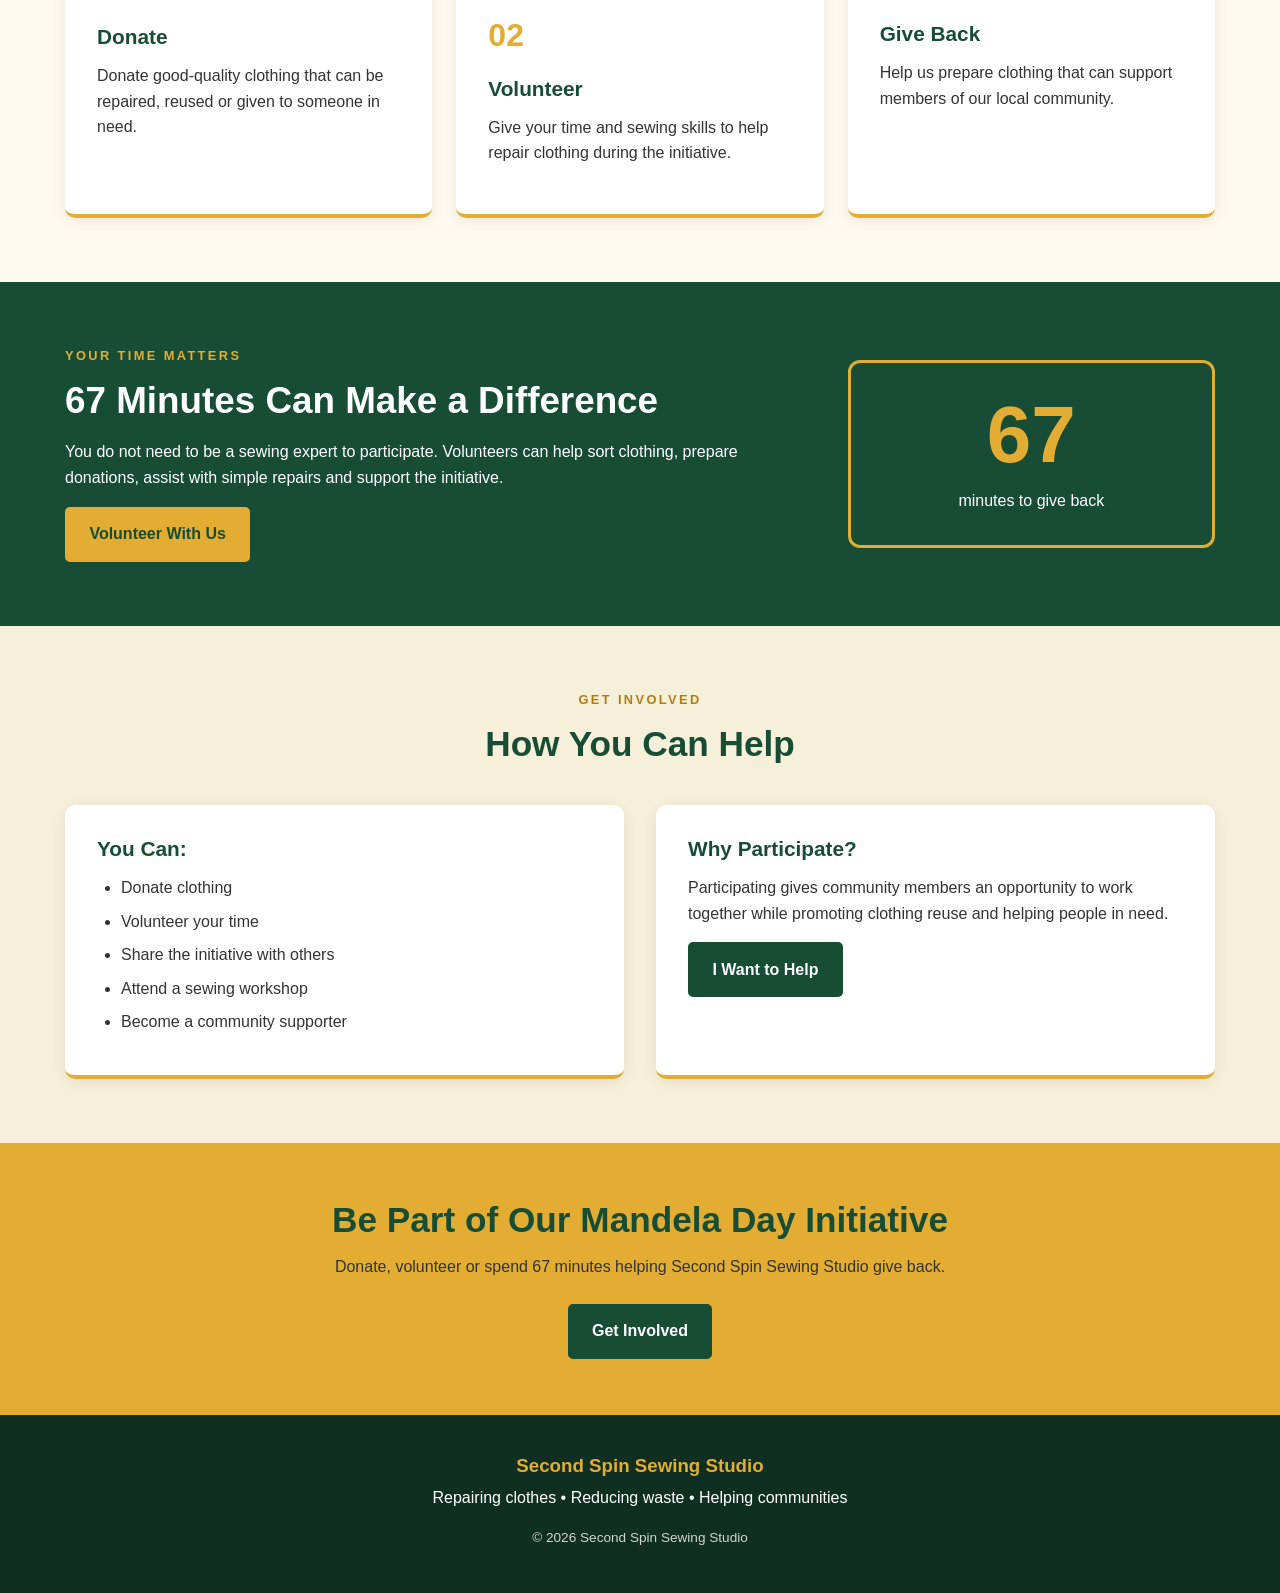
<file: mandela-day.html>
<!DOCTYPE html>
<html lang="en">


<head>
    <meta charset="UTF-8">
    <meta name="viewport" content="width=device-width, initial-scale=1.0">
    <title>Mandela Day | Second Spin Sewing Studio</title>
    <meta name="description" content="Discover how Second Spin Sewing Studio celebrates Mandela Day through community involvement and sustainable fashion.">

    <link rel="stylesheet" href="styles.css">
</head>


<body>

    <header class="site-header">

        <div class="container header-content">

            <img src="IMAGES/logo.jpg.jpg"
                 alt="Second Spin Sewing Studio logo"
                 class="logo">

            <div>
                <h1 class="studio-name">SECOND SPIN SEWING STUDIO</h1>
                <p class="tagline">Repair • Restyle • Rewear</p>
            </div>

        </div>

    </header>


    <nav class="main-nav">

        <div class="container">

            <ul>
                <li><a href="index.html">Home</a></li>
                <li><a href="about.html">About Us</a></li>
                <li><a href="services.html">Services &amp; Workshops</a></li>
                <li><a href="gallery.html">Gallery</a></li>
                <li><a href="mandela-day.html" class="active">Mandela Day</a></li>
                <li><a href="enquiry.html">Enquiry</a></li>
                <li><a href="contact.html">Contact</a></li>
            </ul>

        </div>

    </nav>


    <main>

        <!-- MANDELA DAY HERO -->
        <section class="hero">

            <div class="container hero-layout">

                <div class="hero-text">

                    <p class="small-heading">NELSON MANDELA DAY</p>

                    <h2>67 Minutes of Mend &amp; Give Back</h2>

                    <p>
                        Our annual community initiative celebrates Nelson
                        Mandela Day by encouraging people to use 67 minutes
                        of their time to make a positive difference.
                    </p>

                    <p>
                        Volunteers help repair donated clothing and prepare
                        garments to be given back to people in need.
                    </p>

                    <a href="enquiry.html" class="button">
                        Get Involved
                    </a>

                </div>


                <div class="hero-image">

                    <picture>

                        <source media="(max-width: 768px)"
                                srcset="IMAGES/mandela-day.jpg.jpg">

                        <img src="IMAGES/mandela-day.jpg.jpg"
                             srcset="IMAGES/mandela-day.jpg.jpg 800w"
                             sizes="(max-width: 768px) 90vw, 45vw"
                             alt="Second Spin Sewing Studio Mandela Day initiative">

                    </picture>

                </div>

            </div>

        </section>


        <!-- ABOUT INITIATIVE -->
        <section class="section light-section">

            <div class="container">

                <div class="section-title">

                    <p class="small-heading">OUR INITIATIVE</p>

                    <h2>What Is the Initiative?</h2>

                    <p>
                        Every year, Second Spin Sewing Studio holds
                        <strong>67 Minutes of Mend and Give Back</strong>
                        as part of Nelson Mandela Day.
                    </p>

                    <p>
                        The event combines sewing, sustainability and
                        community service. Volunteers spend 67 minutes
                        repairing donated clothing and preparing it for
                        distribution to people in need.
                    </p>

                </div>

            </div>

        </section>


        <!-- THREE WAYS TO HELP -->
        <section class="section">

            <div class="container">

                <div class="section-title">

                    <p class="small-heading">MAKE A DIFFERENCE</p>

                    <h2>How You Can Take Part</h2>

                </div>


                <div class="card-grid">


                    <!-- DONATE -->
                    <article class="card">

                        <img src="IMAGES/Donate-Clothes-3-2048x1365.jpeg"
                             alt="Clothing being donated"
                             class="service-image">

                        <div class="card-number">01</div>

                        <h3>Donate</h3>

                        <p>
                            Donate good-quality clothing that can be
                            repaired, reused or given to someone in need.
                        </p>

                    </article>


                    <!-- VOLUNTEER -->
                    <article class="card">

                        <img src="IMAGES/mandela-volunteer.jpg.jpg"
                             alt="Volunteers helping during Mandela Day"
                             class="service-image">

                        <div class="card-number">02</div>

                        <h3>Volunteer</h3>

                        <p>
                            Give your time and sewing skills to help
                            repair clothing during the initiative.
                        </p>

                    </article>


                    <!-- GIVE BACK -->
                    <article class="card">

                        <img src="IMAGES/mandela-donation.jpg.jpg"
                             alt="Clothing prepared for community donation"
                             class="service-image">

                        <div class="card-number">03</div>

                        <h3>Give Back</h3>

                        <p>
                            Help us prepare clothing that can support
                            members of our local community.
                        </p>

                    </article>


                </div>

            </div>

        </section>


        <!-- 67 MINUTES -->
        <section class="mandela-section">

            <div class="container mandela-layout">

                <div>

                    <p class="small-heading yellow-text">
                        YOUR TIME MATTERS
                    </p>

                    <h2>67 Minutes Can Make a Difference</h2>

                    <p>
                        You do not need to be a sewing expert to participate.
                        Volunteers can help sort clothing, prepare donations,
                        assist with simple repairs and support the initiative.
                    </p>

                    <a href="enquiry.html"
                       class="button button-yellow">
                        Volunteer With Us
                    </a>

                </div>


                <div class="number-box">

                    <span>67</span>

                    <p>
                        minutes to give back
                    </p>

                </div>

            </div>

        </section>


        <!-- HOW TO HELP -->
        <section class="section light-section">

            <div class="container">

                <div class="section-title">

                    <p class="small-heading">GET INVOLVED</p>

                    <h2>How You Can Help</h2>

                </div>


                <div class="two-column">

                    <div class="card">

                        <h3>You Can:</h3>

                        <ul class="audience-list">
                            <li>Donate clothing</li>
                            <li>Volunteer your time</li>
                            <li>Share the initiative with others</li>
                            <li>Attend a sewing workshop</li>
                            <li>Become a community supporter</li>
                        </ul>

                    </div>


                    <div class="card">

                        <h3>Why Participate?</h3>

                        <p>
                            Participating gives community members an
                            opportunity to work together while promoting
                            clothing reuse and helping people in need.
                        </p>

                        <a href="enquiry.html" class="button">
                            I Want to Help
                        </a>

                    </div>

                </div>

            </div>

        </section>


        <section class="cta-section">

            <div class="container">

                <h2>Be Part of Our Mandela Day Initiative</h2>

                <p>
                    Donate, volunteer or spend 67 minutes helping
                    Second Spin Sewing Studio give back.
                </p>

                <a href="enquiry.html" class="button">
                    Get Involved
                </a>

            </div>

        </section>

    </main>


    <footer class="site-footer">

        <div class="container">

            <h3>Second Spin Sewing Studio</h3>

            <p>
                Repairing clothes • Reducing waste • Helping communities
            </p>

            <p class="copyright">
                &copy; 2026 Second Spin Sewing Studio
            </p>

        </div>

    </footer>

<script src="JS/script.js"></script>

</body>

</html>
</file>
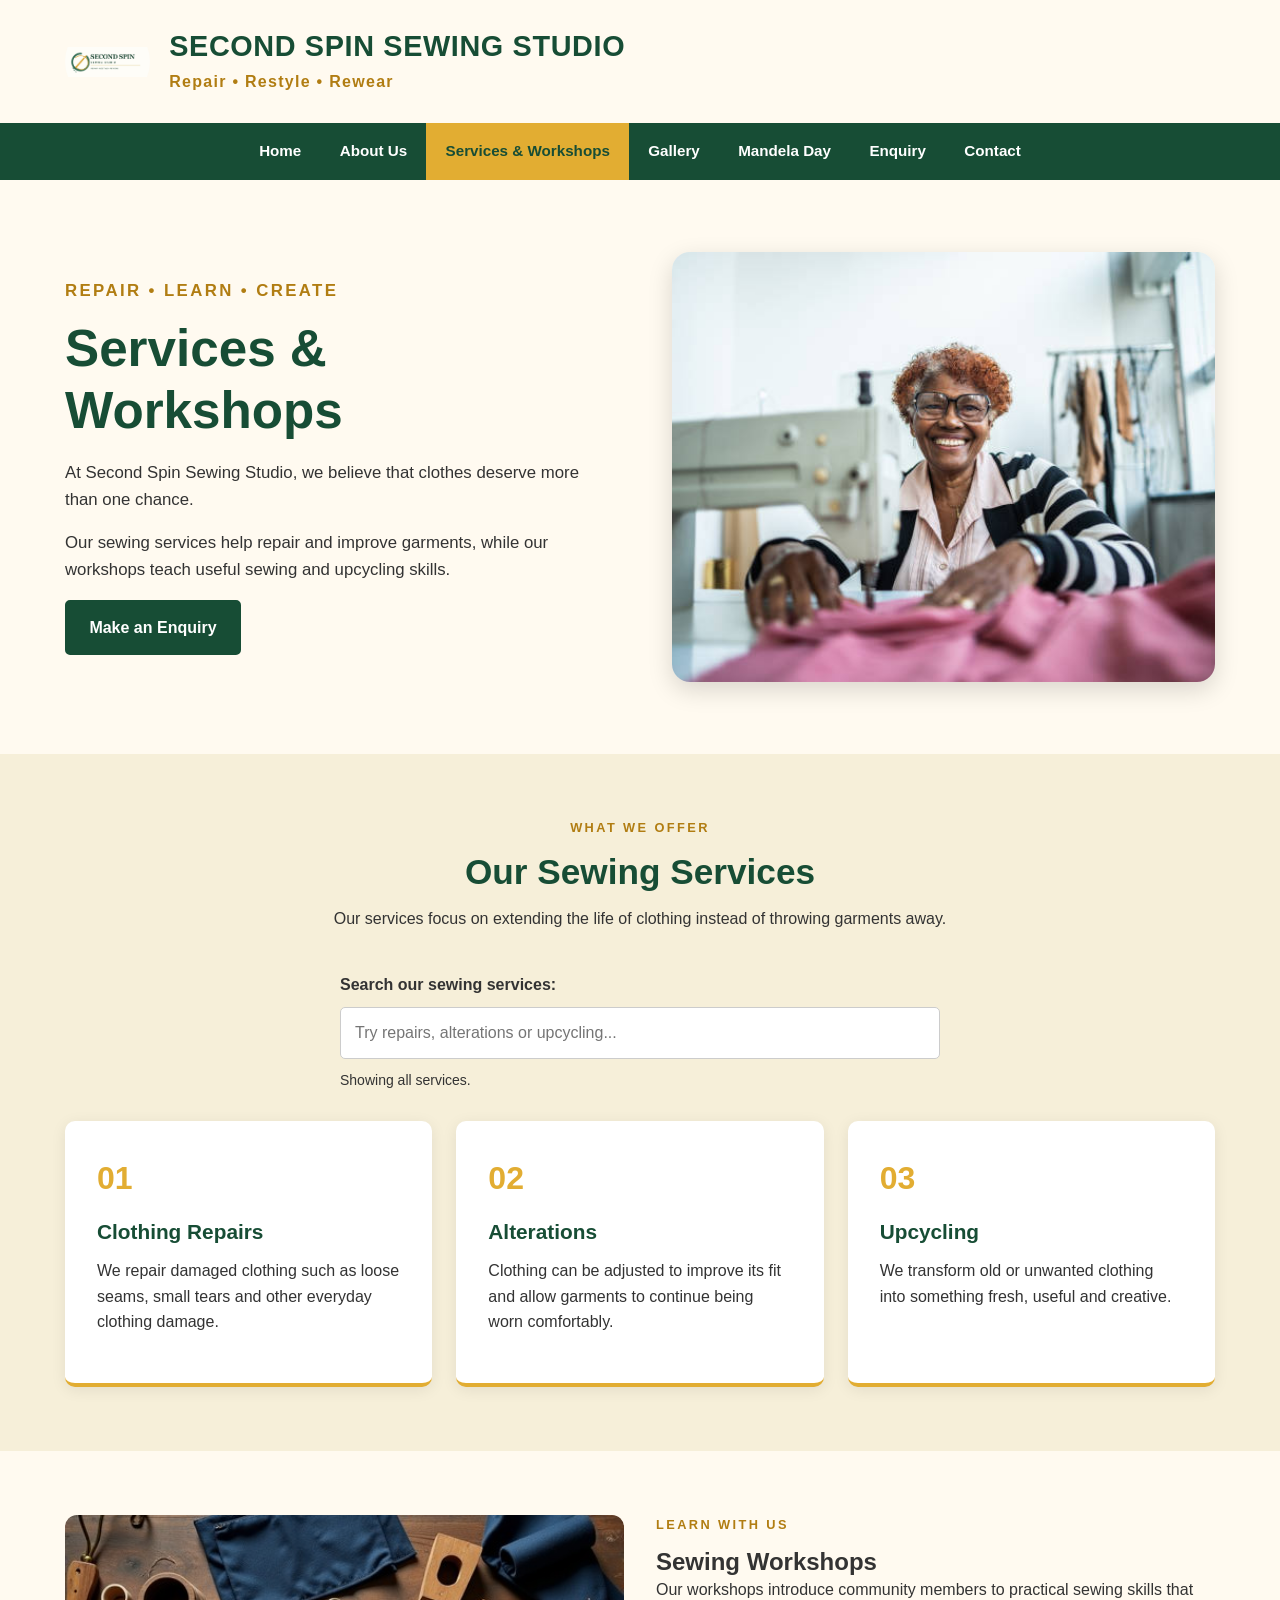
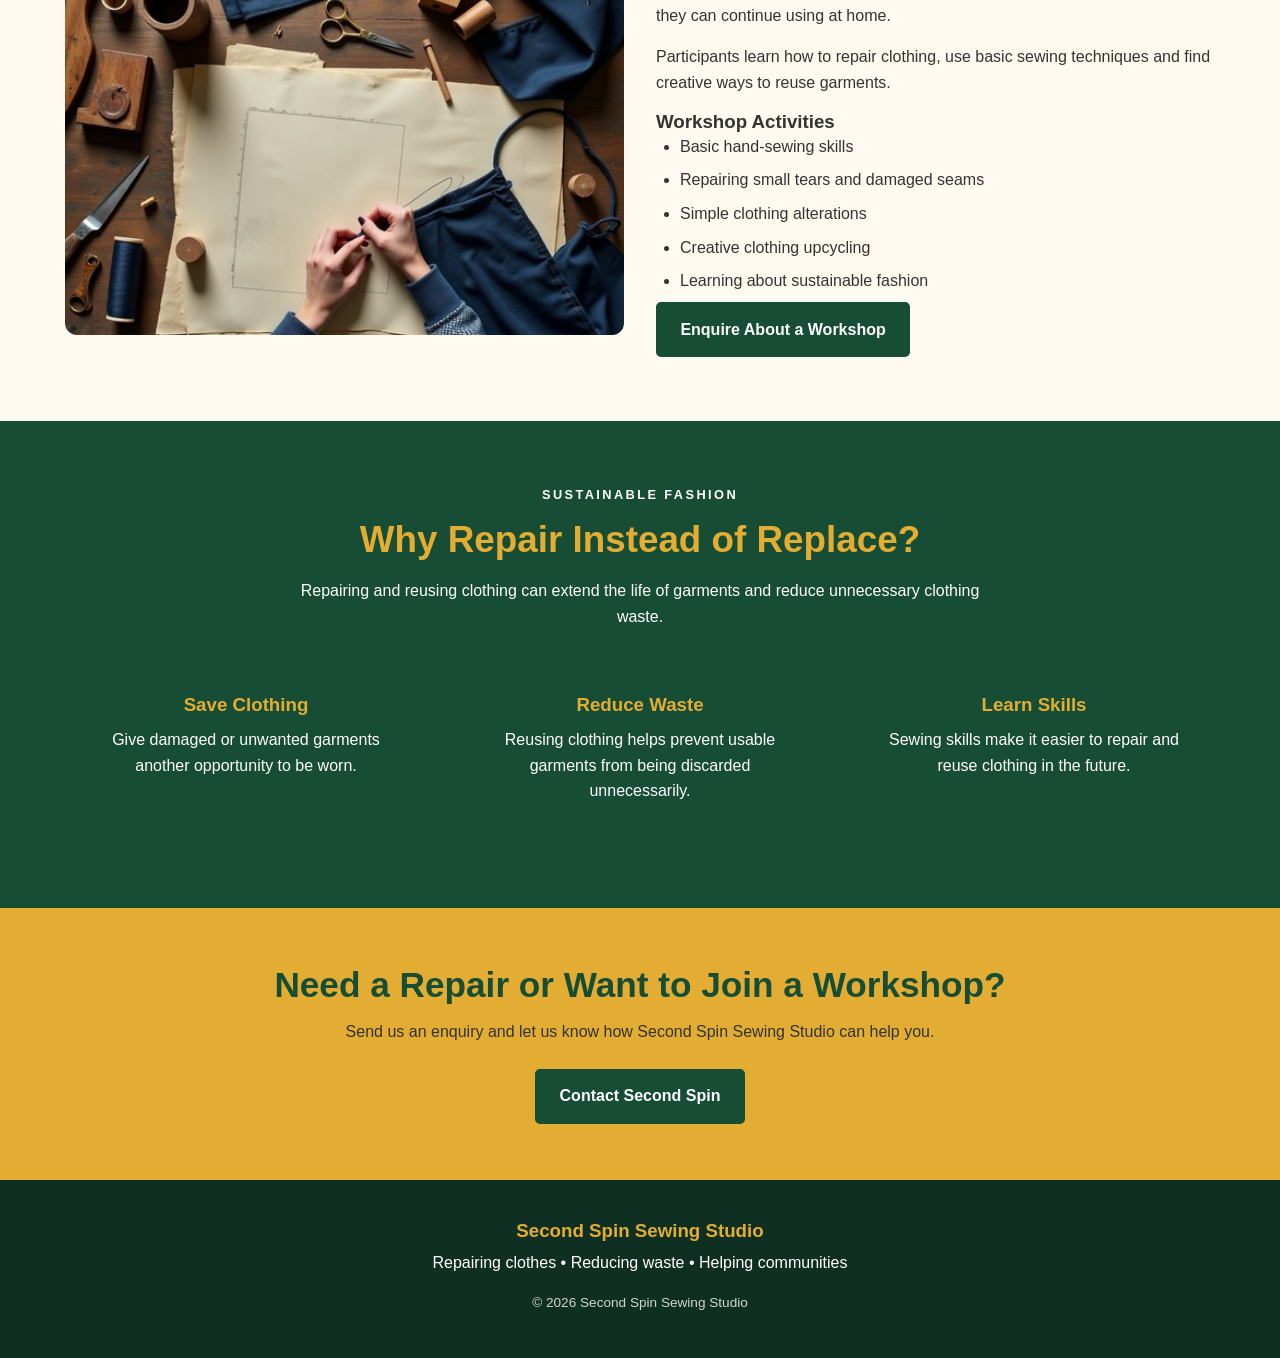
<file: services.html>
<!DOCTYPE html>
<html lang="en">

<head>
    <meta charset="UTF-8">
    <meta name="viewport" content="width=device-width, initial-scale=1.0">

    <title>Sewing Services & Workshops | Second Spin Sewing Studio</title>

    <meta name="description"
          content="Discover clothing repairs, alterations, upcycling and sewing workshops at Second Spin Sewing Studio. Repair, restyle and rewear your clothes.">

    <meta name="keywords"
          content="sewing services, clothing repairs, alterations, clothing upcycling, sewing workshops, sustainable fashion, Second Spin Sewing Studio">

    <meta name="author" content="Second Spin Sewing Studio">

    <meta name="robots" content="index, follow">

    <link rel="stylesheet" href="styles.css">
</head>

<body>

    <!-- Website Header -->
    <header class="site-header">
        <div class="container header-content">

            <img src="IMAGES/logo.jpg.jpg"
                 alt="Second Spin Sewing Studio logo"
                 class="logo">

            <div>
                <h1 class="studio-name">SECOND SPIN SEWING STUDIO</h1>
                <p class="tagline">Repair • Restyle • Rewear</p>
            </div>

        </div>
    </header>

    <!-- Navigation -->
    <nav class="main-nav" aria-label="Main navigation">
        <div class="container">
            <ul>
                <li><a href="index.html">Home</a></li>
                <li><a href="about.html">About Us</a></li>
                <li>
                    <a href="services.html" class="active"
                       aria-current="page">Services &amp; Workshops</a>
                </li>
                <li><a href="gallery.html">Gallery</a></li>
                <li><a href="mandela-day.html">Mandela Day</a></li>
                <li><a href="enquiry.html">Enquiry</a></li>
                <li><a href="contact.html">Contact</a></li>
            </ul>
        </div>
    </nav>

    <main>

        <!-- Hero Section -->
        <section class="hero">
            <div class="container hero-layout">

                <div class="hero-text">

                    <p class="small-heading">REPAIR • LEARN • CREATE</p>

                    <h2>Services &amp; Workshops</h2>

                    <p>
                        At Second Spin Sewing Studio, we believe that
                        clothes deserve more than one chance.
                    </p>

                    <p>
                        Our sewing services help repair and improve
                        garments, while our workshops teach useful
                        sewing and upcycling skills.
                    </p>

                    <a href="enquiry.html" class="button">
                        Make an Enquiry
                    </a>

                </div>

                <div class="hero-image">
                    <picture>
                        <source media="(max-width: 768px)"
                                srcset="IMAGES/services.jpg.jpg">

                        <img src="IMAGES/services.jpg.jpg"
                             srcset="IMAGES/services.jpg.jpg 800w"
                             sizes="(max-width: 768px) 90vw, 45vw"
                             alt="Sewing and clothing repair services">
                    </picture>
                </div>

            </div>
        </section>

        <!-- Services and Search -->
        <section class="section light-section">
            <div class="container">

                <div class="section-title">
                    <p class="small-heading">WHAT WE OFFER</p>

                    <h2>Our Sewing Services</h2>

                    <p>
                        Our services focus on extending the life of
                        clothing instead of throwing garments away.
                    </p>
                </div>

                <!-- JavaScript Search -->
                <div class="service-search">
                    <label for="serviceSearch">
                        Search our sewing services:
                    </label>

                    <input
                        type="search"
                        id="serviceSearch"
                        placeholder="Try repairs, alterations or upcycling..."
                        autocomplete="off"
                        aria-describedby="searchMessage">

                    <p id="searchMessage" aria-live="polite">
                        Showing all services.
                    </p>
                </div>

                <div class="card-grid" id="serviceCards">

                    <article class="card">
                        <div class="card-number">01</div>

                        <h3>Clothing Repairs</h3>

                        <p>
                            We repair damaged clothing such as loose seams,
                            small tears and other everyday clothing damage.
                        </p>
                    </article>

                    <article class="card">
                        <div class="card-number">02</div>

                        <h3>Alterations</h3>

                        <p>
                            Clothing can be adjusted to improve its fit
                            and allow garments to continue being worn
                            comfortably.
                        </p>
                    </article>

                    <article class="card">
                        <div class="card-number">03</div>

                        <h3>Upcycling</h3>

                        <p>
                            We transform old or unwanted clothing into
                            something fresh, useful and creative.
                        </p>
                    </article>

                </div>

                <p id="noServicesMessage" hidden>
                    No matching services found. Please try another search.
                </p>

            </div>
        </section>

        <!-- Sewing Workshops -->
        <section class="section">
            <div class="container two-column">

                <div>
                    <picture>
                        <source media="(max-width: 768px)"
                                srcset="IMAGES/workshops.jpg.jpg">

                        <img src="IMAGES/workshops.jpg.jpg"
                             srcset="IMAGES/workshops.jpg.jpg 800w"
                             sizes="(max-width: 768px) 90vw, 45vw"
                             alt="Participants learning sewing skills at a workshop"
                             class="about-image">
                    </picture>
                </div>

                <div>

                    <p class="small-heading">LEARN WITH US</p>

                    <h2>Sewing Workshops</h2>

                    <p>
                        Our workshops introduce community members to
                        practical sewing skills that they can continue
                        using at home.
                    </p>

                    <p>
                        Participants learn how to repair clothing,
                        use basic sewing techniques and find creative
                        ways to reuse garments.
                    </p>

                    <h3>Workshop Activities</h3>

                    <ul class="audience-list">
                        <li>Basic hand-sewing skills</li>
                        <li>Repairing small tears and damaged seams</li>
                        <li>Simple clothing alterations</li>
                        <li>Creative clothing upcycling</li>
                        <li>Learning about sustainable fashion</li>
                    </ul>

                    <a href="enquiry.html" class="button">
                        Enquire About a Workshop
                    </a>

                </div>

            </div>
        </section>

        <!-- Sustainability Section -->
        <section class="mandela-section">
            <div class="container">

                <div class="section-title">
                    <p class="small-heading yellow-text">
                        SUSTAINABLE FASHION
                    </p>

                    <h2>Why Repair Instead of Replace?</h2>

                    <p>
                        Repairing and reusing clothing can extend the
                        life of garments and reduce unnecessary
                        clothing waste.
                    </p>
                </div>

                <div class="three-points">

                    <div class="point">
                        <h3>Save Clothing</h3>

                        <p>
                            Give damaged or unwanted garments another
                            opportunity to be worn.
                        </p>
                    </div>

                    <div class="point">
                        <h3>Reduce Waste</h3>

                        <p>
                            Reusing clothing helps prevent usable
                            garments from being discarded unnecessarily.
                        </p>
                    </div>

                    <div class="point">
                        <h3>Learn Skills</h3>

                        <p>
                            Sewing skills make it easier to repair
                            and reuse clothing in the future.
                        </p>
                    </div>

                </div>

            </div>
        </section>

        <!-- Call to Action -->
        <section class="cta-section">
            <div class="container">

                <h2>Need a Repair or Want to Join a Workshop?</h2>

                <p>
                    Send us an enquiry and let us know how Second Spin
                    Sewing Studio can help you.
                </p>

                <a href="enquiry.html" class="button">
                    Contact Second Spin
                </a>

            </div>
        </section>

    </main>

    <!-- Footer -->
    <footer class="site-footer">
        <div class="container">

            <h3>Second Spin Sewing Studio</h3>

            <p>
                Repairing clothes • Reducing waste • Helping communities
            </p>

            <p class="copyright">
                &copy; 2026 Second Spin Sewing Studio
            </p>

        </div>
    </footer>

    <!-- Internal JavaScript: Search Services -->
    
<script src="JS/script.js"></script>

    

</body>
</html>
</file>
<file: styles.css>
/* ==========================================
   SECOND SPIN SEWING STUDIO
   PART 2 EXTERNAL STYLESHEET
   ========================================== */


/* CSS RESET */

* {
    margin: 0;
    padding: 0;
    box-sizing: border-box;
}


/* BASE STYLES */

html {
    font-size: 16px;
}

body {
    font-family: Arial, Helvetica, sans-serif;
    background-color: #fffaf0;
    color: #333333;
    line-height: 1.6;
}

img {
    display: block;
    max-width: 100%;
    height: auto;
}

a {
    text-decoration: none;
}

p {
    margin-bottom: 1rem;
}

h1,
h2,
h3 {
    line-height: 1.2;
}

.container {
    width: 90%;
    max-width: 1150px;
    margin: 0 auto;
}


/* ================= HEADER ================= */

.site-header {
    background-color: #fffaf0;
    padding: 1.2rem 0;
}

.header-content {
    display: flex;
    align-items: center;
    gap: 1.2rem;
}

.logo {
    width: 85px;
    height: 85px;
    object-fit: contain;
    border-radius: 50%;
}

.studio-name {
    color: #174d35;
    font-size: 1.8rem;
    letter-spacing: 0.04rem;
}

.tagline {
    color: #b17d12;
    font-size: 1rem;
    font-weight: bold;
    letter-spacing: 0.08rem;
    margin: 0.3rem 0 0;
}


/* ================= NAVIGATION ================= */

.main-nav {
    background-color: #174d35;
}

.main-nav ul {
    list-style: none;
    display: flex;
    justify-content: center;
    flex-wrap: wrap;
}

.main-nav a {
    display: block;
    color: white;
    padding: 1rem 1.2rem;
    font-weight: bold;
    font-size: 0.95rem;
}

.main-nav a:hover,
.main-nav a.active {
    background-color: #e2ad32;
    color: #174d35;
}


/* ================= HERO ================= */

.hero {
    padding: 4.5rem 0;
}

.hero-layout {
    display: grid;
    grid-template-columns: 1fr 1fr;
    gap: 4rem;
    align-items: center;
}

.small-heading {
    color: #b17d12;
    font-size: 0.8rem;
    font-weight: bold;
    letter-spacing: 0.15rem;
    margin-bottom: 0.8rem;
}

.hero-text h2 {
    color: #174d35;
    font-size: 3.2rem;
    margin-bottom: 1.2rem;
}

.hero-text p {
    font-size: 1.05rem;
}

.hero-image img {
    width: 100%;
    height: 430px;
    object-fit: cover;
    border-radius: 18px;
    box-shadow: 0 8px 25px rgba(0, 0, 0, 0.15);
}

.hero-buttons {
    display: flex;
    flex-wrap: wrap;
    gap: 1rem;
    margin-top: 1.5rem;
}


/* ================= BUTTONS ================= */

.button {
    display: inline-block;
    background-color: #174d35;
    color: white;
    padding: 0.8rem 1.4rem;
    border: 2px solid #174d35;
    border-radius: 5px;
    font-weight: bold;
}

.button:hover {
    background-color: #e2ad32;
    border-color: #e2ad32;
    color: #174d35;
}

.button-outline {
    background-color: transparent;
    color: #174d35;
}

.button-yellow {
    background-color: #e2ad32;
    border-color: #e2ad32;
    color: #174d35;
}

.button-yellow:hover {
    background-color: white;
    border-color: white;
}


/* ================= GENERAL SECTIONS ================= */

.section {
    padding: 4rem 0;
}

.section-title {
    max-width: 700px;
    margin: 0 auto 2.5rem;
    text-align: center;
}

.section-title h2 {
    color: #174d35;
    font-size: 2.2rem;
    margin-bottom: 0.8rem;
}


/* ================= CARDS ================= */

.card-grid {
    display: grid;
    grid-template-columns: repeat(3, 1fr);
    gap: 1.5rem;
}

.card {
    background-color: white;
    padding: 2rem;
    border-radius: 10px;
    border-bottom: 4px solid #e2ad32;
    box-shadow: 0 3px 15px rgba(0, 0, 0, 0.08);
}

.card-number {
    color: #e2ad32;
    font-size: 2rem;
    font-weight: bold;
    margin-bottom: 1rem;
}

.card h3 {
    color: #174d35;
    font-size: 1.3rem;
    margin-bottom: 0.8rem;
}

.text-link {
    color: #174d35;
    font-weight: bold;
}

.text-link:hover {
    color: #b17d12;
}


/* ================= MANDELA DAY ================= */

.mandela-section {
    background-color: #174d35;
    color: white;
    padding: 4rem 0;
}

.mandela-layout {
    display: grid;
    grid-template-columns: 2fr 1fr;
    gap: 3rem;
    align-items: center;
}

.mandela-section h2 {
    color: white;
    font-size: 2.3rem;
    margin-bottom: 1rem;
}

.yellow-text {
    color: #e2ad32;
}

.number-box {
    text-align: center;
    padding: 2rem;
    border: 3px solid #e2ad32;
    border-radius: 12px;
}

.number-box span {
    display: block;
    color: #e2ad32;
    font-size: 5rem;
    font-weight: bold;
    line-height: 1;
}

.number-box p {
    margin: 0.8rem 0 0;
}


/* ================= SUSTAINABILITY ================= */

.light-section {
    background-color: #f6efd9;
}

.three-points {
    display: grid;
    grid-template-columns: repeat(3, 1fr);
    gap: 2rem;
    text-align: center;
}

.point {
    padding: 1.5rem;
}

.point h3 {
    color: #174d35;
    margin-bottom: 0.7rem;
}


/* ================= CALL TO ACTION ================= */

.cta-section {
    background-color: #e2ad32;
    text-align: center;
    padding: 3.5rem 0;
}

.cta-section h2 {
    color: #174d35;
    font-size: 2.2rem;
    margin-bottom: 0.8rem;
}

.cta-section p {
    margin-bottom: 1.5rem;
}


/* ================= OTHER PAGES ================= */

.two-column {
    display: grid;
    grid-template-columns: repeat(2, 1fr);
    gap: 2rem;
}

.about-intro {
    background-color: white;
}

.about-image {
    width: 100%;
    max-height: 420px;
    object-fit: cover;
    border-radius: 12px;
}

.audience-list {
    padding-left: 1.5rem;
}

.audience-list li {
    margin-bottom: 0.5rem;
}

.service-image {
    width: 100%;
    margin-bottom: 1rem;
}

.mandela-banner {
    background-color: #174d35;
    color: white;
}

.mandela-banner h1,
.mandela-banner h2 {
    color: #e2ad32;
}

.mandela-content img {
    border-radius: 10px;
}


/* ================= FORMS ================= */

.form-container {
    max-width: 850px;
    margin: 0 auto;
    background-color: white;
    padding: 2rem;
    border-radius: 12px;
    box-shadow: 0 3px 15px rgba(0, 0, 0, 0.08);
}

.form-group {
    margin-bottom: 1.3rem;
}

.form-group label,
.form-title {
    display: block;
    color: #174d35;
    font-weight: bold;
    margin-bottom: 0.4rem;
}

input[type="text"],
input[type="email"],
input[type="tel"],
select,
textarea {
    width: 100%;
    padding: 0.8rem;
    border: 1px solid #999999;
    border-radius: 5px;
    font: inherit;
}

textarea {
    resize: vertical;
}

input:focus,
select:focus,
textarea:focus {
    outline: 2px solid #e2ad32;
    border-color: #174d35;
}

.choice-group {
    display: flex;
    flex-wrap: wrap;
    gap: 1rem;
}

.form-buttons {
    display: flex;
    gap: 1rem;
    margin-top: 1.5rem;
}

button {
    font: inherit;
    cursor: pointer;
}


/* ================= CONTACT ================= */

.contact-box {
    background-color: white;
    padding: 2rem;
    border-radius: 10px;
    box-shadow: 0 3px 15px rgba(0, 0, 0, 0.08);
}

.contact-box-yellow {
    background-color: #e2ad32;
}

.map-container {
    width: 100%;
    overflow: hidden;
    border-radius: 10px;
    margin-top: 1.5rem;
}

.map-container iframe {
    width: 100%;
    height: 400px;
    border: 0;
}


/* ================= FOOTER ================= */

.site-footer {
    background-color: #102f23;
    color: white;
    text-align: center;
    padding: 2.5rem 0;
}

.site-footer h3 {
    color: #e2ad32;
    margin-bottom: 0.5rem;
}

.site-footer p {
    margin: 0.3rem 0;
}

.copyright {
    font-size: 0.85rem;
    margin-top: 1rem !important;
    opacity: 0.8;
}


/* ==========================================
   TABLET RESPONSIVE DESIGN
   BREAKPOINT: 768px
   ========================================== */

@media screen and (max-width: 768px) {

    html {
        font-size: 15px;
    }

    .header-content {
        justify-content: center;
        text-align: center;
    }

    .hero-layout {
        grid-template-columns: 1fr;
        gap: 2rem;
    }

    .hero-text {
        text-align: center;
    }

    .hero-text h2 {
        font-size: 2.6rem;
    }

    .hero-buttons {
        justify-content: center;
    }

    .hero-image img {
        height: 350px;
    }

    .card-grid {
        grid-template-columns: repeat(2, 1fr);
    }

    .mandela-layout {
        grid-template-columns: 1fr;
        text-align: center;
    }

    .number-box {
        max-width: 350px;
        margin: 0 auto;
        width: 100%;
    }

    .three-points {
        grid-template-columns: 1fr;
    }

    .two-column {
        grid-template-columns: 1fr;
    }
}


/* ==========================================
   MOBILE RESPONSIVE DESIGN
   BREAKPOINT: 480px
   ========================================== */

@media screen and (max-width: 480px) {

    html {
        font-size: 14px;
    }

    .container {
        width: 92%;
    }

    .header-content {
        flex-direction: column;
    }

    .logo {
        width: 70px;
        height: 70px;
    }

    .studio-name {
        font-size: 1.5rem;
        text-align: center;
    }

    .main-nav .container {
        width: 100%;
    }

    .main-nav ul {
        flex-direction: column;
    }

    .main-nav li {
        width: 100%;
        text-align: center;
    }

    .main-nav a {
        width: 100%;
        padding: 0.75rem;
        border-bottom: 1px solid rgba(255, 255, 255, 0.15);
    }

    .hero {
        padding: 2.5rem 0;
    }

    .hero-text h2 {
        font-size: 2.2rem;
    }

    .hero-image img {
        height: 250px;
    }

    .hero-buttons {
        flex-direction: column;
    }

    .hero-buttons .button {
        width: 100%;
        text-align: center;
    }

    .section {
        padding: 2.8rem 0;
    }

    .section-title h2 {
        font-size: 1.8rem;
    }

    .card-grid {
        grid-template-columns: 1fr;
    }

    .mandela-section {
        padding: 3rem 0;
    }

    .mandela-section h2 {
        font-size: 1.9rem;
    }

    .number-box span {
        font-size: 4rem;
    }

    .cta-section h2 {
        font-size: 1.8rem;
    }

    .form-container {
        padding: 1.3rem;
    }

    .form-buttons {
        flex-direction: column;
    }

    .form-buttons .button {
        width: 100%;
    }

    .choice-group {
        flex-direction: column;
    }

    .map-container iframe {
        height: 280px;
    }
}


/* ================= DARK SECTION TEXT ================= */

.mandela-section .section-title h2,
.mandela-section .point h3 {
    color: #e2ad32;
}

.mandela-section .section-title p,
.mandela-section .point p {
    color: white;
}


/* ==========================================
   PART 3: SERVICES SEARCH
   ========================================== */

.service-search {
    max-width: 600px;
    margin: 30px auto;
    text-align: left;
}

.service-search label {
    display: block;
    margin-bottom: 10px;
    font-weight: bold;
}

.service-search input {
    display: block;
    width: 100%;
    padding: 12px 14px;
    border: 1px solid #cccccc;
    border-radius: 5px;
    font: inherit;
    box-sizing: border-box;
}

.service-search input:focus {
    outline: 2px solid #555555;
    outline-offset: 2px;
}

#searchMessage {
    margin-top: 10px;
    font-size: 14px;
}

#serviceCards .card[hidden],
#noServicesMessage[hidden] {
    display: none;
}

#noServicesMessage {
    text-align: center;
    margin-top: 20px;
}


/* ==========================================
   PART 3: INTERACTIVE GALLERY
   ========================================== */

.gallery-filters {
    display: flex;
    justify-content: center;
    flex-wrap: wrap;
    gap: 1rem;
    margin-bottom: 2.5rem;
}

.gallery-filters button {
    background-color: #174d35;
    color: white;
    border: 2px solid #174d35;
    padding: 0.8rem 1.4rem;
    border-radius: 5px;
    font-weight: bold;
    transition: 0.3s;
}

.gallery-filters button:hover,
.gallery-filters button.active {
    background-color: #e2ad32;
    border-color: #e2ad32;
    color: #174d35;
}

.gallery-grid {
    display: grid;
    grid-template-columns: repeat(3, 1fr);
    gap: 1.5rem;
    width: 100%;
}

.gallery-card {
    background-color: white;
    border-radius: 10px;
    border-bottom: 4px solid #e2ad32;
    overflow: hidden;
    box-shadow: 0 3px 15px rgba(0, 0, 0, 0.08);
    transition: transform 0.3s;
}

.gallery-card:hover {
    transform: translateY(-5px);
}

.gallery-card img {
    width: 100%;
    height: 280px;
    object-fit: cover;
    cursor: pointer;
}

.gallery-card p {
    color: #174d35;
    font-weight: bold;
    text-align: center;
    padding: 1.2rem;
    margin: 0;
}


/* ================= IMAGE LIGHTBOX ================= */

.lightbox {
    display: none;
    position: fixed;
    z-index: 1000;
    top: 0;
    left: 0;
    width: 100%;
    height: 100%;
    background-color: rgba(0, 0, 0, 0.9);
    justify-content: center;
    align-items: center;
    padding: 2rem;
}

.lightbox img {
    max-width: 90%;
    max-height: 85vh;
    object-fit: contain;
    border-radius: 8px;
}

.lightbox-close {
    position: absolute;
    top: 20px;
    right: 35px;
    background: none;
    border: none;
    color: white;
    font-size: 2.5rem;
    cursor: pointer;
}


/* ================= GALLERY RESPONSIVE DESIGN ================= */

@media screen and (max-width: 768px) {

    .gallery-grid {
        grid-template-columns: repeat(2, 1fr);
    }

    .gallery-card img {
        height: 250px;
    }
}

@media screen and (max-width: 480px) {

    .gallery-grid {
        grid-template-columns: 1fr;
    }

    .gallery-card img {
        height: 250px;
    }

    .gallery-filters {
        gap: 0.5rem;
    }

    .gallery-filters button {
        padding: 0.6rem 1rem;
    }

    .lightbox img {
        max-width: 100%;
    }
}
</file>
